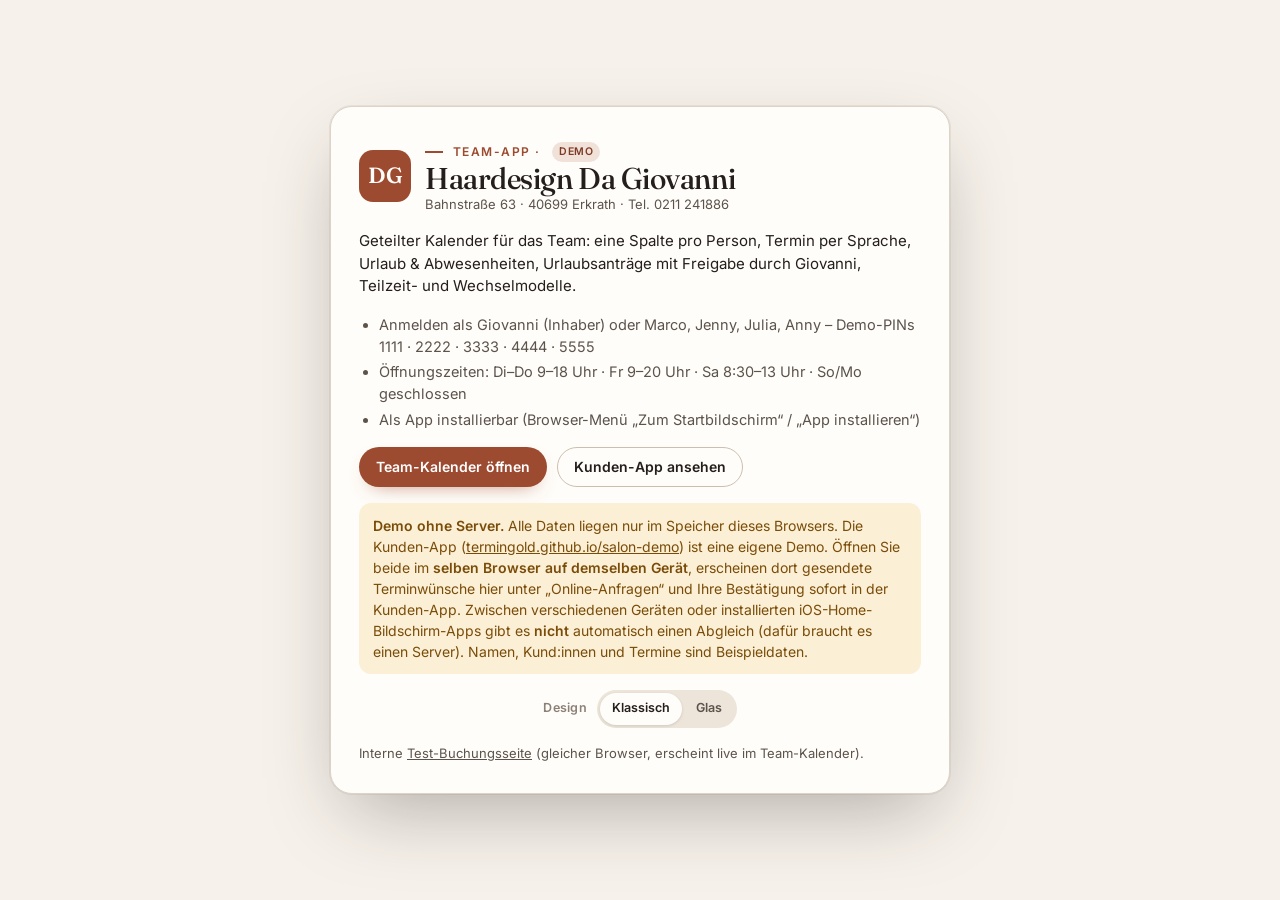
<file: index.html>
<!doctype html><html lang="de"><head><meta charset="utf-8"><meta content="width=device-width,initial-scale=1,viewport-fit=cover" name="viewport"><title>Team-Kalender – Haardesign Da Giovanni (Demo)</title><meta content="Demo: geteilter Team-Kalender für Haardesign Da Giovanni, Erkrath – Termine, Spracheingabe, Urlaub & Abwesenheiten." name="description"><meta content="noindex, nofollow" name="robots"><meta content="#F6F1EA" name="theme-color"><link href="manifest.webmanifest" rel="manifest"><link href="icons/favicon-48.png" rel="icon" sizes="48x48" type="image/png"><link href="icons/apple-touch-icon.png" rel="apple-touch-icon"><link href="css/fonts.css" rel="stylesheet"><link href="css/style.css" rel="stylesheet"><link href="css/theme-glass.css" rel="stylesheet"><script src="js/theme.js" data-key="dg-team-design"></script><style>body.start{min-height:100vh;display:flex;align-items:center;justify-content:center;padding:24px 16px}.start-card{max-width:620px;width:100%;background:var(--surface);border:1px solid var(--line);border-radius:22px;padding:30px 28px;box-shadow:var(--shadow-lg,0 20px 50px -25px rgba(36,31,28,.3));display:flex;flex-direction:column;gap:16px}.start-head{display:flex;align-items:center;gap:14px}.start-mono{width:52px;height:52px;border-radius:14px;background:#9c4a30;color:#fffdf9;display:grid;place-items:center;font-family:var(--font-display);font-size:22px;font-weight:600;flex:none}.start-card h1{font-size:30px;line-height:1.1}.start-card ul{margin:0;padding-left:20px;display:flex;flex-direction:column;gap:4px;font-size:14.5px;color:var(--ink-soft)}.start-actions{display:flex;flex-wrap:wrap;gap:10px}.start-meta{font-size:13px;color:var(--ink-soft);line-height:1.5}</style></head><body class="start"><main class="start-card"><div class="start-head"><div class="start-mono" aria-hidden="true">DG</div><div><span class="eyebrow">Team-App · <span class="demo-badge">Demo</span></span><h1 data-salon-name>Haardesign Da Giovanni</h1><div class="start-meta"><span data-salon-address>Bahnstraße 63 · 40699 Erkrath</span> · Tel. <span data-salon-phone>0211 241886</span></div></div></div><p>Geteilter Kalender für das Team: eine Spalte pro Person, Termin per Sprache, Urlaub &amp; Abwesenheiten, Urlaubsanträge mit Freigabe durch Giovanni, Teilzeit- und Wechselmodelle.</p><ul><li>Anmelden als Giovanni (Inhaber) oder Marco, Jenny, Julia, Anny – Demo-PINs 1111 · 2222 · 3333 · 4444 · 5555</li><li>Öffnungszeiten: Di–Do 9–18 Uhr · Fr 9–20 Uhr · Sa 8:30–13 Uhr · So/Mo geschlossen</li><li>Als App installierbar (Browser-Menü „Zum Startbildschirm“ / „App installieren“)</li></ul><div class="start-actions"><a href="salon.html" class="btn btn-primary">Team-Kalender öffnen</a><a href="https://termingold.github.io/salon-demo/" class="btn btn-ghost" data-customer-app rel="noopener" target="_blank">Kunden-App ansehen</a></div><div class="notice warn"><div><strong>Demo ohne Server.</strong> Alle Daten liegen nur im Speicher dieses Browsers. Die Kunden-App (<a href="https://termingold.github.io/salon-demo/" data-customer-app rel="noopener" target="_blank">termingold.github.io/salon-demo</a>) ist eine eigene Demo. Öffnen Sie beide im <b>selben Browser auf demselben Gerät</b>, erscheinen dort gesendete Terminwünsche hier unter „Online-Anfragen“ und Ihre Bestätigung sofort in der Kunden-App. Zwischen verschiedenen Geräten oder installierten iOS-Home-Bildschirm-Apps gibt es <b>nicht</b> automatisch einen Abgleich (dafür braucht es einen Server). Namen, Kund:innen und Termine sind Beispieldaten.</div></div><div class="design-pick" aria-label="Design der App" role="group"><span class="dp-label">Design</span><span class="dp-seg"><button data-theme-set="klassisch" type="button">Klassisch</button><button data-theme-set="glass" type="button">Glas</button></span></div><p class="start-meta">Interne <a href="buchen.html">Test-Buchungsseite</a> (gleicher Browser, erscheint live im Team-Kalender).</p></main><script src="js/config.js"></script></body></html>
</file>
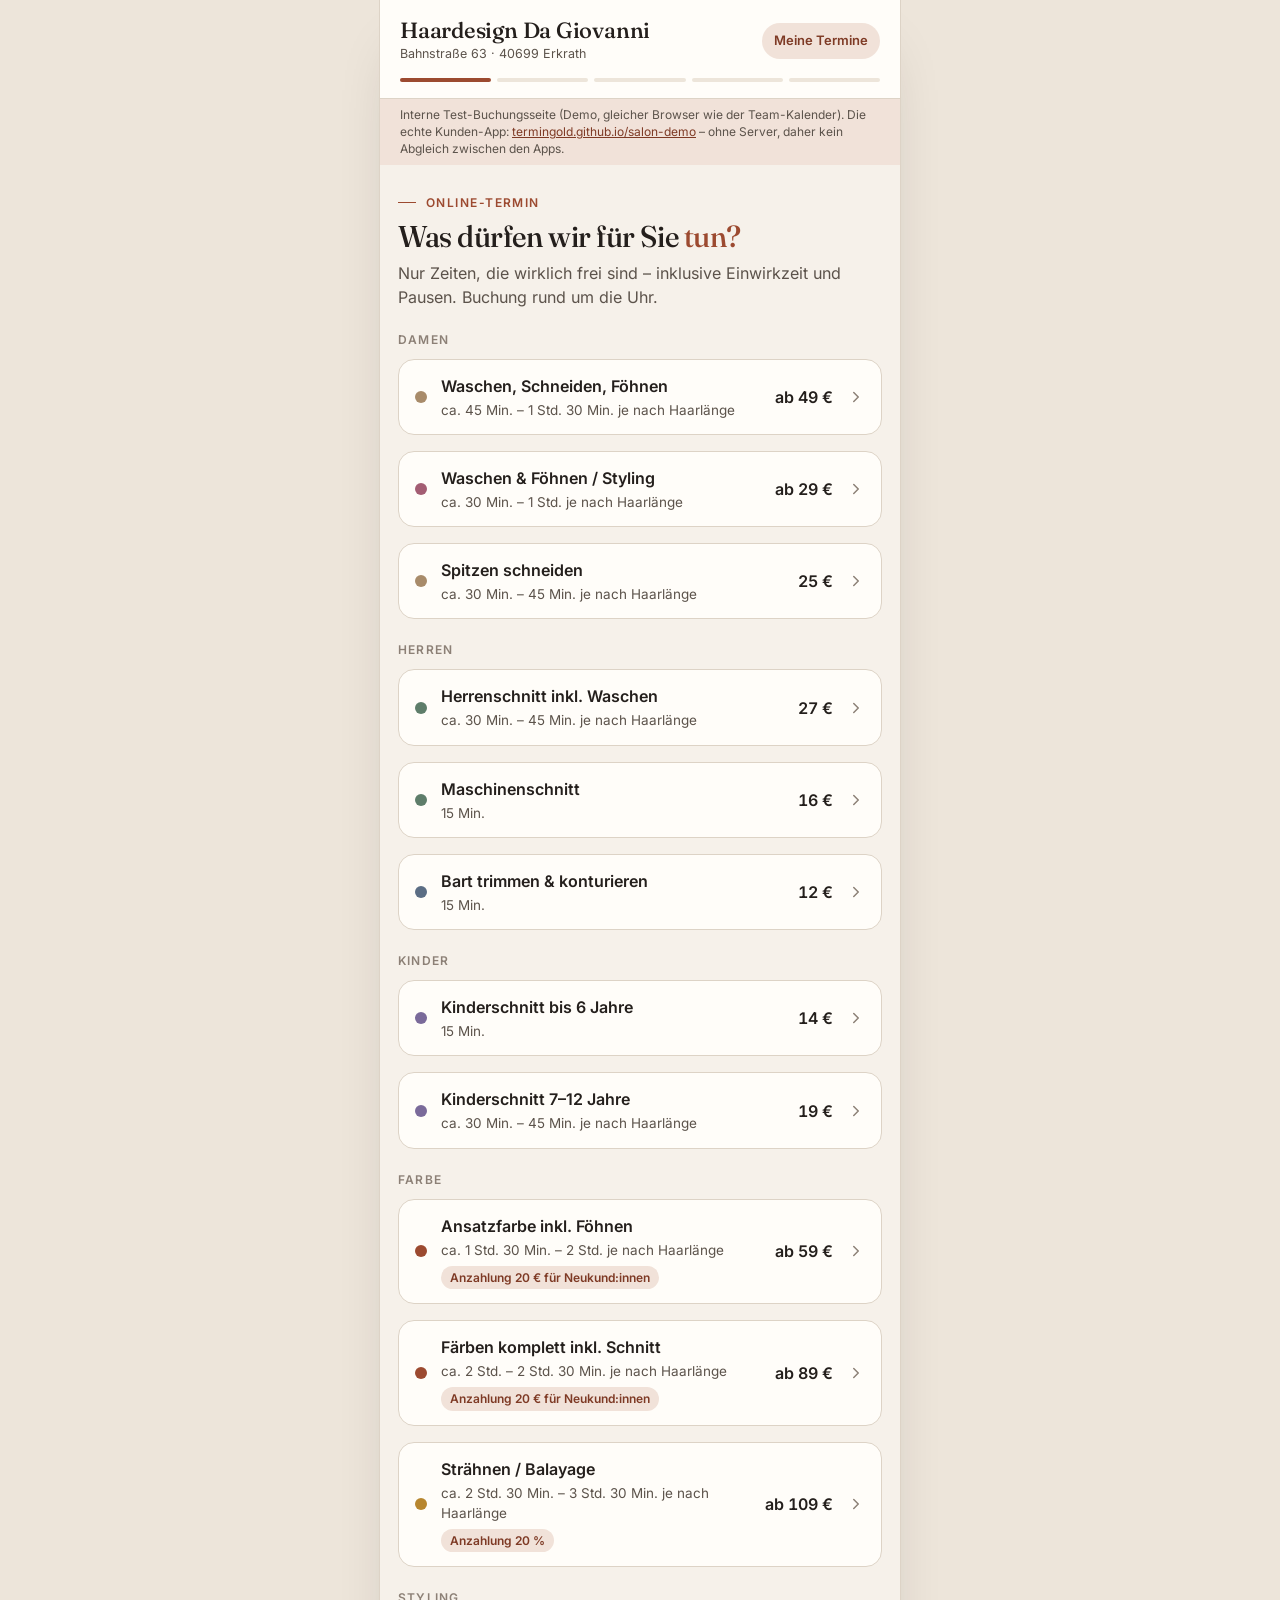
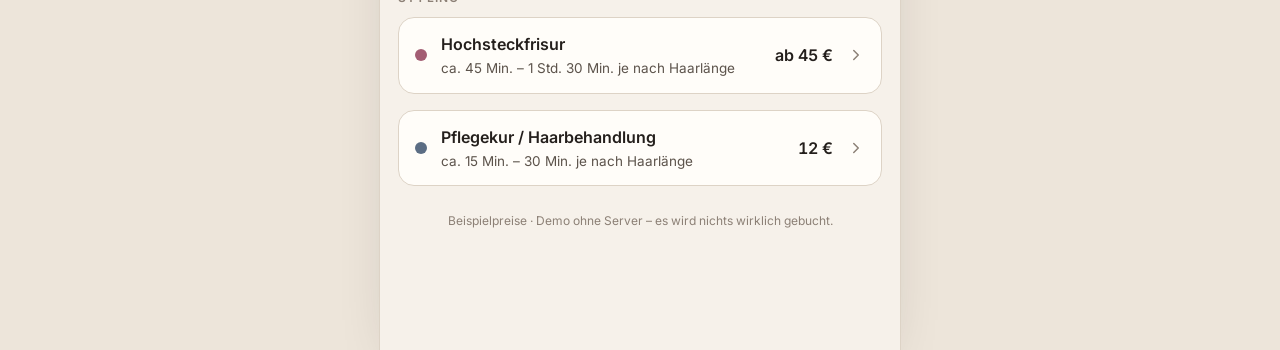
<file: buchen.html>
<!doctype html><html lang="de"><head><meta charset="utf-8"><meta content="width=device-width,initial-scale=1,viewport-fit=cover" name="viewport"><title>Test-Buchung – Haardesign Da Giovanni (Demo)</title><meta content="noindex, nofollow" name="robots"><meta content="#FFFDF9" name="theme-color"><link href="icons/favicon-48.png" rel="icon" sizes="48x48" type="image/png"><link href="css/fonts.css" rel="stylesheet"><link href="css/style.css" rel="stylesheet"><link href="css/buchen.css" rel="stylesheet"><link href="css/theme-glass.css" rel="stylesheet"><script src="js/theme.js" data-key="dg-team-design"></script></head><body class="booking"><div class="b-wrap"><header class="b-head"><div class="b-head-row"><div><div class="b-salon" data-salon-name>Haardesign Da Giovanni</div><div class="b-addr"><span data-salon-address></span></div></div><button class="b-mine" id="btn-mine" type="button">Meine Termine</button></div><div class="steps" id="steps" aria-hidden="true"><span></span><span></span><span></span><span></span><span></span></div></header><p class="b-demo-note">Interne Test-Buchungsseite (Demo, gleicher Browser wie der Team-Kalender). Die echte Kunden-App: <a data-customer-app href="https://termingold.github.io/salon-demo/" rel="noopener" target="_blank">termingold.github.io/salon-demo</a> – ohne Server, daher kein Abgleich zwischen den Apps.</p><main aria-live="polite" class="b-main" id="b-main"></main></div><div class="b-foot" id="b-foot" hidden><div class="b-foot-inner" id="b-foot-inner"></div></div><script src="js/config.js"></script><script src="js/data.js"></script><script src="js/buchen.js"></script></body></html>
</file>
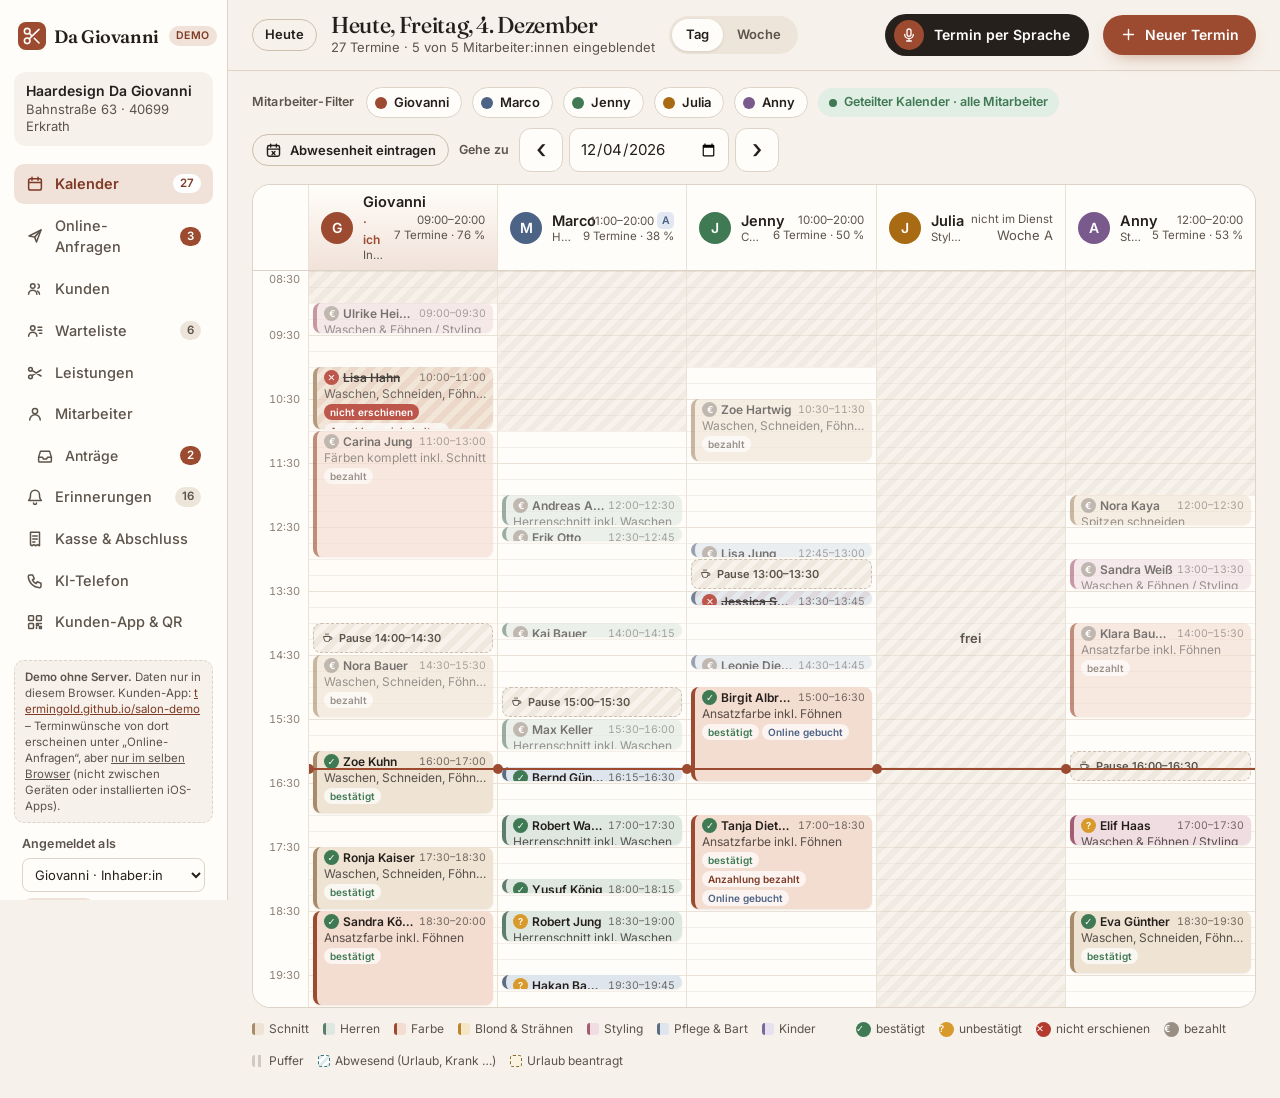
<file: salon.html>
<!doctype html><html lang="de"><head><meta charset="utf-8"><meta content="width=device-width,initial-scale=1" name="viewport"><title>Team-Kalender – Haardesign Da Giovanni (Demo)</title><meta content="noindex, nofollow" name="robots"><meta content="#F6F1EA" name="theme-color"><link href="manifest.webmanifest" rel="manifest"><link href="icons/favicon-48.png" rel="icon" sizes="48x48" type="image/png"><link href="icons/apple-touch-icon.png" rel="apple-touch-icon"><meta content="yes" name="apple-mobile-web-app-capable"><meta content="yes" name="mobile-web-app-capable"><meta content="DG Team" name="apple-mobile-web-app-title"><link href="css/fonts.css" rel="stylesheet"><link href="css/style.css" rel="stylesheet"><link href="css/theme-glass.css" rel="stylesheet"><script src="js/theme.js" data-key="dg-team-design"></script></head><body><svg aria-hidden="true" focusable="false" height="0" style="position:absolute" width="0"><symbol id="logo" viewBox="0 0 32 32"><rect height="32" rx="9" width="32" fill="#9C4A30"/><g fill="none" stroke="#FFFDF9" stroke-linecap="round" stroke-linejoin="round" stroke-width="1.8"><circle cx="10.5" cy="10.5" r="3.2"/><circle cx="10.5" cy="21.5" r="3.2"/><path d="M24 8.5L13 19M18.6 18.6L24 24M13 13l3 3"/></g></symbol></svg><div class="app"><aside class="sidebar no-print"><a href="index.html" title="Zur Startseite" class="brand"><svg aria-hidden="true" class="brand-mark"><use href="#logo"/></svg><span>Da Giovanni</span><em class="demo-badge">Demo</em></a><div class="salon-chip"><b data-salon-name>Haardesign Da Giovanni</b><span class="muted" data-salon-address></span></div><nav aria-label="Bereiche" class="nav" id="nav"></nav><p class="demo-hint" id="demo-hint"><b>Demo ohne Server.</b> <span class="dh-long">Daten nur in diesem Browser. Kunden-App: </span><span class="dh-short">Kunden-App: </span><a href="https://termingold.github.io/salon-demo/" rel="noopener" target="_blank" data-customer-app data-customer-app-text>termingold.github.io/salon-demo</a><span class="dh-long"> – Terminwünsche von dort erscheinen unter „Online-Anfragen“, aber <u>nur im selben Browser</u> (nicht zwischen Geräten oder installierten iOS-Apps).</span><span class="dh-short"> · Abgleich nur im selben Browser</span></p><div class="sidebar-foot"><div class="me-select"><label class="label" for="me">Angemeldet als</label><select id="me"></select></div><a href="buchen.html" rel="noopener" target="_blank"><svg fill="none" stroke="currentColor" stroke-linecap="round" stroke-linejoin="round" stroke-width="2" viewBox="0 0 24 24"><rect height="19" rx="2.5" width="10" x="7" y="2.5"/><path d="M11 18.5h2"/></svg><span>Test-Buchungsseite</span></a> <a href="https://termingold.github.io/salon-demo/" rel="noopener" target="_blank" data-customer-app><svg fill="none" stroke="currentColor" stroke-linecap="round" stroke-linejoin="round" stroke-width="2" viewBox="0 0 24 24"><path d="M14 4h6v6M20 4l-9 9M18 14v5a1 1 0 0 1-1 1H5a1 1 0 0 1-1-1V7a1 1 0 0 1 1-1h5"/></svg><span>Kunden-App öffnen</span></a> <a href="#" id="design-btn" data-theme-open title="Design wählen: Klassisch oder Glas"><svg fill="none" stroke="currentColor" stroke-linecap="round" stroke-linejoin="round" stroke-width="2" viewBox="0 0 24 24"><path d="M12 3a9 9 0 1 0 0 18c1.1 0 1.8-.8 1.8-1.8 0-.5-.2-.9-.5-1.2-.3-.3-.5-.7-.5-1.2 0-1 .8-1.8 1.8-1.8H17a4 4 0 0 0 4-4c0-4.4-4-8-9-8z"/><circle cx="7.5" cy="11" r="1.2"/><circle cx="10.5" cy="7.2" r="1.2"/><circle cx="15" cy="7.8" r="1.2"/></svg><span>Design: <b data-theme-label>Klassisch</b></span></a> <a href="#" id="reset-demo"><svg fill="none" stroke="currentColor" stroke-linecap="round" stroke-linejoin="round" stroke-width="2" viewBox="0 0 24 24"><path d="M4 12a8 8 0 1 0 2.3-5.6"/><path d="M4 4v4.5h4.5"/></svg><span>Demo zurücksetzen</span></a></div></aside><div class="main"><header class="topbar no-print" id="topbar"></header><main id="views"><section class="view" id="view-kalender"></section><section class="view" id="view-anfragen" hidden></section><section class="view" id="view-kunden" hidden></section><section class="view" id="view-warteliste" hidden></section><section class="view" id="view-leistungen" hidden></section><section class="view" id="view-mitarbeiter" hidden></section><section class="view" id="view-antraege" hidden></section><section class="view" id="view-erinnerungen" hidden></section><section class="view" id="view-kasse" hidden></section><section class="view" id="view-kitelefon" hidden></section><section class="view" id="view-qr" hidden></section></main></div></div><div id="modal-root"></div><div class="toasts" aria-live="polite" id="toasts"></div><script src="js/config.js"></script><script src="js/data.js"></script><script src="js/parser.js"></script><script src="js/voice.js"></script><script src="js/ki-agent.js"></script><script src="js/vendor/qrcode.js"></script><script src="js/salon.js"></script></body></html>
</file>
<file: css/fonts.css>
@font-face{font-family:Fraunces;font-style:normal;font-weight:400 600;font-display:swap;src:url(../assets/fonts/fraunces-latin-ext.woff2) format('woff2');unicode-range:U+0100-02BA,U+02BD-02C5,U+02C7-02CC,U+02CE-02D7,U+02DD-02FF,U+0304,U+0308,U+0329,U+1D00-1DBF,U+1E00-1E9F,U+1EF2-1EFF,U+2020,U+20A0-20AB,U+20AD-20C4,U+2113,U+2C60-2C7F,U+A720-A7FF}@font-face{font-family:Fraunces;font-style:normal;font-weight:400 600;font-display:swap;src:url(../assets/fonts/fraunces-latin.woff2) format('woff2');unicode-range:U+0000-00FF,U+0131,U+0152-0153,U+02BB-02BC,U+02C6,U+02DA,U+02DC,U+0304,U+0308,U+0329,U+2000-206F,U+20AC,U+2122,U+2191,U+2193,U+2212,U+2215,U+FEFF,U+FFFD}@font-face{font-family:Inter;font-style:normal;font-weight:400 600;font-display:swap;src:url(../assets/fonts/inter-latin-ext.woff2) format('woff2');unicode-range:U+0100-02BA,U+02BD-02C5,U+02C7-02CC,U+02CE-02D7,U+02DD-02FF,U+0304,U+0308,U+0329,U+1D00-1DBF,U+1E00-1E9F,U+1EF2-1EFF,U+2020,U+20A0-20AB,U+20AD-20C4,U+2113,U+2C60-2C7F,U+A720-A7FF}@font-face{font-family:Inter;font-style:normal;font-weight:400 600;font-display:swap;src:url(../assets/fonts/inter-latin.woff2) format('woff2');unicode-range:U+0000-00FF,U+0131,U+0152-0153,U+02BB-02BC,U+02C6,U+02DA,U+02DC,U+0304,U+0308,U+0329,U+2000-206F,U+20AC,U+2122,U+2191,U+2193,U+2212,U+2215,U+FEFF,U+FFFD}
</file>
<file: css/style.css>
:root{--bg:#F6F1EA;--bg-deep:#EDE5DA;--surface:#FFFDF9;--ink:#241F1C;--ink-soft:#5C534B;--ink-mute:#8C8076;--line:#DDD3C6;--line-soft:#EAE2D7;--accent:#9C4A30;--accent-ink:#7E3A25;--accent-tint:#F1E2D9;--dark:#26201C;--ok:#3F7A55;--ok-tint:#E1EEE4;--warn:#A86A12;--warn-tint:#FBEFD6;--bad:#B23A2E;--bad-tint:#F7DEDA;--info:#4D6385;--info-tint:#E1E8F2;--radius:18px;--radius-sm:12px;--radius-xs:8px;--shadow:0 1px 2px rgba(36,31,28,.04),0 12px 32px -12px rgba(36,31,28,.14);--shadow-lg:0 30px 80px -20px rgba(36,31,28,.35),0 0 0 1px rgba(36,31,28,.06);--font-display:"Fraunces",Georgia,"Times New Roman",serif;--font-body:"Inter",system-ui,-apple-system,"Segoe UI",Roboto,sans-serif;--row:16px;--abs-urlaub:#3F7480;--abs-urlaub-t:#DCEAEC;--abs-krank:#B23A2E;--abs-krank-t:#F7DEDA;--abs-fortbildung:#5F6396;--abs-fortbildung-t:#E3E3F1;--abs-sonstiges:#776B60;--abs-sonstiges-t:#EAE3DA;--pend:#8A6A2E;--pend-t:#FBF3E2}*,::after,::before{box-sizing:border-box}body,html,p{margin:0}body{background:var(--bg);color:var(--ink);font-family:var(--font-body);font-size:15px;line-height:1.5;-webkit-font-smoothing:antialiased}h1,h2,h3,h4{font-family:var(--font-display);font-weight:500;letter-spacing:-.015em;line-height:1.15;margin:0;font-variation-settings:"opsz" 72}a{color:inherit}button,input,select,textarea{font:inherit;color:inherit}:focus-visible{outline:3px solid var(--accent);outline-offset:2px;border-radius:6px}.sr-only{position:absolute;width:1px;height:1px;overflow:hidden;clip:rect(0 0 0 0);white-space:nowrap}.muted{color:var(--ink-soft)}.small{font-size:13px}.tnum{font-variant-numeric:tabular-nums}.eyebrow{display:inline-flex;align-items:center;gap:10px;font-size:12px;font-weight:600;letter-spacing:.12em;text-transform:uppercase;color:var(--accent)}.eyebrow::before{content:"";width:18px;height:1.5px;background:currentColor}.btn{display:inline-flex;align-items:center;justify-content:center;gap:8px;min-height:40px;padding:0 16px;border-radius:999px;border:1.5px solid transparent;font:600 14px/1 var(--font-body);text-decoration:none;white-space:nowrap;cursor:pointer;background:0 0;transition:background-color .15s,color .15s,border-color .15s,transform .15s,box-shadow .15s}.btn svg{width:17px;height:17px;flex:none}.btn-primary{background:var(--accent);color:#fff;box-shadow:0 8px 20px -12px rgba(156,74,48,.8)}.btn-primary:hover{background:var(--accent-ink)}.btn-primary:disabled{background:#c9b5a8;box-shadow:none;cursor:not-allowed}.btn-ghost{border-color:#cdbfae;color:var(--ink);background:0 0}.btn-ghost:hover{border-color:var(--ink);background:rgba(255,253,249,.7)}.btn-dark{background:var(--dark);color:var(--bg)}.btn-dark:hover{background:#000}.btn-soft{background:var(--accent-tint);color:var(--accent-ink)}.btn-soft:hover{background:#ead2c5}.btn-danger{border-color:#e2b3ac;color:var(--bad)}.btn-danger:hover{background:var(--bad-tint)}.btn-ok{background:var(--ok);color:#fff}.btn-sm{min-height:32px;padding:0 12px;font-size:13px}.btn-lg{min-height:50px;padding:0 24px;font-size:16px}.btn-block{width:100%}.icon-btn{width:38px;height:38px;border-radius:12px;border:1px solid var(--line);background:var(--surface);display:inline-grid;place-items:center;cursor:pointer;padding:0}.icon-btn:hover{border-color:#bfb2a3}.icon-btn svg{width:18px;height:18px}.field{display:flex;flex-direction:column;gap:6px;min-width:0;position:relative}.field>label,.label{font-size:12.5px;font-weight:600;color:var(--ink-soft);letter-spacing:.01em}.input,select.input,textarea.input{width:100%;min-height:42px;padding:9px 12px;border-radius:10px;border:1.5px solid var(--line);background:var(--surface);outline:0;transition:border-color .15s,box-shadow .15s}textarea.input{min-height:74px;resize:vertical;line-height:1.45}.input:focus{border-color:var(--accent);box-shadow:0 0 0 3px rgba(156,74,48,.14)}.field .hint{font-size:12px;color:var(--ink-soft)}.field.is-recognized .input{border-color:#9dc2a8;background:#f7fbf7}.field.is-recognized .hint{color:var(--ok)}.field.is-missing .input{border-color:#e3b65e;background:var(--warn-tint)}.field.is-missing>label::after{content:" · nicht erkannt – bitte ergänzen";color:var(--warn);font-weight:600}.field.is-suggested>label::after{content:" · Vorschlag – bitte prüfen";color:var(--warn);font-weight:600}.field.is-suggested .input{border-color:#e3b65e}.grid-2{display:grid;grid-template-columns:1fr 1fr;gap:14px}.grid-3{display:grid;grid-template-columns:1fr 1fr 1fr;gap:14px}.check{display:inline-flex;align-items:center;gap:8px;font-size:14px;cursor:pointer}.check input{width:18px;height:18px;accent-color:var(--accent)}.badge{display:inline-flex;align-items:center;gap:5px;padding:2px 9px;border-radius:999px;font-size:12px;font-weight:600;line-height:1.6;white-space:nowrap;background:var(--bg-deep);color:var(--ink-soft)}.badge.ok{background:var(--ok-tint);color:var(--ok)}.badge.warn{background:var(--warn-tint);color:var(--warn)}.badge.bad{background:var(--bad-tint);color:var(--bad)}.badge.info{background:var(--info-tint);color:var(--info)}.badge.accent{background:var(--accent-tint);color:var(--accent-ink)}.badge.dark{background:var(--dark);color:var(--bg)}.dot{width:10px;height:10px;border-radius:50%;display:inline-block;flex:none}.card{background:var(--surface);border:1px solid var(--line);border-radius:var(--radius)}.card-pad{padding:22px 24px}.notice{display:flex;gap:12px;align-items:flex-start;padding:12px 14px;border-radius:12px;font-size:14px;background:var(--bg-deep)}.notice svg{width:18px;height:18px;flex:none;margin-top:1px}.notice.ok{background:var(--ok-tint);color:#2b5c3d}.notice.warn{background:var(--warn-tint);color:#7a4c08}.notice.bad{background:var(--bad-tint);color:#8e2b21}.notice.info{background:var(--info-tint);color:#34496a}.notice.accent{background:var(--accent-tint);color:var(--accent-ink)}.notice strong{font-weight:600}.toasts{position:fixed;right:20px;bottom:20px;display:flex;flex-direction:column;gap:10px;z-index:200}.toast{background:var(--dark);color:var(--bg);padding:12px 16px;border-radius:12px;box-shadow:var(--shadow-lg);font-size:14px;max-width:380px;animation:.25s toastIn;display:flex;gap:10px;align-items:flex-start}.toast b{color:#f1c7b5;font-weight:600}@keyframes toastIn{from{transform:translateY(10px);opacity:0}to{transform:none;opacity:1}}.modal-backdrop{position:fixed;inset:0;background:rgba(38,32,28,.45);backdrop-filter:blur(2px);display:flex;align-items:flex-start;justify-content:center;padding:40px 20px;overflow-y:auto;z-index:100}.modal{background:var(--surface);border-radius:22px;box-shadow:var(--shadow-lg);width:100%;max-width:720px;animation:.2s modalIn}.modal.wide{max-width:920px}.modal.narrow{max-width:520px}@keyframes modalIn{from{transform:translateY(12px) scale(.99);opacity:0}to{transform:none;opacity:1}}.modal-head{display:flex;align-items:flex-start;justify-content:space-between;gap:16px;padding:22px 26px 6px}.modal-head h2{font-size:26px}.modal-body{padding:14px 26px 22px;display:flex;flex-direction:column;gap:16px}.modal-foot{display:flex;justify-content:flex-end;align-items:center;gap:10px;padding:16px 26px 22px;border-top:1px solid var(--line-soft);flex-wrap:wrap}.modal-foot .spacer{flex:1}.app{display:grid;grid-template-columns:228px minmax(0,1fr);min-height:100vh;min-height:100dvh}.sidebar{background:var(--surface);border-right:1px solid var(--line);padding:18px 14px;display:flex;flex-direction:column;gap:18px;position:sticky;top:0;height:100vh;height:100dvh}.brand{display:inline-flex;align-items:center;gap:10px;text-decoration:none;font-family:var(--font-display);font-size:22px;font-weight:600;letter-spacing:-.02em;padding:4px 8px}.brand-mark{width:28px;height:28px;flex:none}.salon-chip{padding:10px 12px;border-radius:12px;background:var(--bg);font-size:13px;line-height:1.35}.salon-chip b{display:block;font-weight:600;font-size:14px}.nav{display:flex;flex-direction:column;gap:2px}.nav button{display:flex;align-items:center;gap:11px;width:100%;text-align:left;padding:9px 12px;border-radius:10px;border:0;background:0 0;cursor:pointer;font-weight:500;color:var(--ink-soft);font-size:14.5px}.nav button svg{width:18px;height:18px;flex:none}.nav button:hover{background:var(--bg);color:var(--ink)}.nav button.active{background:var(--accent-tint);color:var(--accent-ink);font-weight:600}.nav .count{margin-left:auto;font-size:11.5px;font-weight:600;background:var(--bg-deep);color:var(--ink-soft);padding:1px 7px;border-radius:999px}.nav button.active .count{background:#fff;color:var(--accent-ink)}.sidebar-foot{margin-top:auto;display:flex;flex-direction:column;gap:8px;font-size:13px}.sidebar-foot a{color:var(--ink-soft);text-decoration:none;display:flex;align-items:center;gap:8px;padding:5px 8px;border-radius:8px}.sidebar-foot a:hover{color:var(--ink);background:var(--bg)}.sidebar-foot svg{width:15px;height:15px}.me-select{display:flex;flex-direction:column;gap:4px;padding:0 8px}.me-select select{min-height:34px;padding:4px 8px;border-radius:8px;border:1px solid var(--line);background:var(--surface);font-size:13px}.main{min-width:0;display:flex;flex-direction:column}.topbar{display:flex;align-items:center;gap:14px;padding:12px 24px;border-bottom:1px solid var(--line);background:rgba(246,241,234,.92);backdrop-filter:blur(10px);position:sticky;top:0;z-index:20;min-height:64px;flex-wrap:wrap}.topbar h1{white-space:nowrap}.topbar .sub{font-size:13px;color:var(--ink-soft)}.topbar .grow{flex:1}.seg{display:inline-flex;background:var(--bg-deep);border-radius:999px;padding:3px}.seg button{border:0;background:0 0;padding:6px 14px;border-radius:999px;font-weight:600;font-size:13px;cursor:pointer;color:var(--ink-soft)}.seg button.active{background:var(--surface);color:var(--ink);box-shadow:0 1px 3px rgba(36,31,28,.12)}.daynav{display:inline-flex;align-items:center;gap:6px}.shared-badge{display:inline-flex;align-items:center;gap:7px;font-size:12.5px;font-weight:600;color:var(--ok);background:var(--ok-tint);padding:5px 11px;border-radius:999px;white-space:nowrap}.shared-badge .pulse{width:8px;height:8px;border-radius:50%;background:var(--ok);box-shadow:0 0 0 0 rgba(63,122,85,.5);animation:2s infinite pulse}@keyframes pulse{0%{box-shadow:0 0 0 0 rgba(63,122,85,.45)}70%{box-shadow:0 0 0 7px rgba(63,122,85,0)}100%{box-shadow:0 0 0 0 rgba(63,122,85,0)}}.btn-voice{background:var(--dark);color:#fff;min-height:42px;padding:0 18px 0 8px;gap:10px}.btn-voice .mic{width:30px;height:30px;border-radius:50%;background:var(--accent);display:grid;place-items:center}.btn-voice .mic svg{width:16px;height:16px}.btn-voice:hover{background:#000}.view{padding:16px 24px 28px;min-width:0}.view[hidden]{display:none}.toolbar{display:flex;align-items:center;gap:10px;flex-wrap:wrap;margin-bottom:12px}.toolbar .label{margin-right:2px}.chip{display:inline-flex;align-items:center;gap:7px;padding:5px 12px 5px 8px;border-radius:999px;border:1.5px solid var(--line);background:var(--surface);font-size:13px;font-weight:600;cursor:pointer;user-select:none}.chip.off{opacity:.45;background:0 0}.chip .dot{width:12px;height:12px}.legend{display:flex;gap:14px;flex-wrap:wrap;font-size:12px;color:var(--ink-soft);align-items:center}.legend span{display:inline-flex;align-items:center;gap:5px}.legend i{width:12px;height:12px;border-radius:3px;display:inline-block;border-left:3px solid}.cal{background:var(--surface);border:1px solid var(--line);border-radius:var(--radius);overflow:clip}.cal-head{display:grid;border-bottom:1px solid var(--line);background:var(--surface);position:sticky;top:64px;z-index:5}.cal-head .gutter{border-right:1px solid var(--line-soft)}.col-head{padding:8px 12px;border-right:1px solid var(--line-soft);display:flex;align-items:center;gap:10px;min-width:0}.col-head:last-child{border-right:0}.col-head .avatar{width:32px;height:32px;border-radius:50%;color:#fff;display:grid;place-items:center;font-weight:600;font-size:14px;flex:none}.col-head .who{min-width:0;line-height:1.25}.col-head .who b{display:block;font-size:14.5px;font-weight:600}.col-head .who span{font-size:11.5px;color:var(--ink-soft);white-space:nowrap;overflow:hidden;text-overflow:ellipsis;display:block}.col-head .load{margin-left:auto;font-size:11.5px;color:var(--ink-soft);text-align:right;line-height:1.3;white-space:nowrap}.col-head.me{background:linear-gradient(0deg,var(--accent-tint),var(--surface))}.col-head.me .who b::after{content:" · ich";color:var(--accent);font-weight:600;font-size:12px}.cal-body{display:grid;position:relative}.gutter-times{position:relative;border-right:1px solid var(--line-soft);background:var(--surface)}.gutter-times span{position:absolute;right:8px;font-size:11px;color:var(--ink-mute);transform:translateY(-50%);font-variant-numeric:tabular-nums}.gutter-times span:first-child{transform:none}.col{position:relative;border-right:1px solid var(--line-soft);cursor:copy;background-image:linear-gradient(to bottom,var(--line-soft) 1px,transparent 1px),linear-gradient(to bottom,#f3eee7 1px,transparent 1px);background-size:100% calc(var(--row) * 4),100% var(--row)}.col:last-child{border-right:0}.col.me{background-color:#fffbf6}.offtime{position:absolute;left:0;right:0;background:repeating-linear-gradient(135deg,rgba(221,211,198,.45) 0 6px,rgba(237,229,218,.45) 6px 12px);pointer-events:none}.break{position:absolute;left:4px;right:4px;border-radius:8px;background:repeating-linear-gradient(135deg,#efe8de 0 6px,#f7f2eb 6px 12px);border:1px dashed #cdbfae;font-size:11px;color:var(--ink-soft);padding:2px 8px;display:flex;align-items:center;gap:5px;pointer-events:none;font-weight:600}.closed-day{position:absolute;inset:0;display:grid;place-items:center;color:var(--ink-soft);font-weight:600;font-size:13px}.hover-slot{position:absolute;left:3px;right:3px;height:var(--row);border-radius:6px;background:rgba(156,74,48,.1);border:1px dashed rgba(156,74,48,.5);pointer-events:none;font-size:10.5px;color:var(--accent-ink);padding:0 6px;line-height:calc(var(--row) - 2px);font-weight:600;display:none}.col:hover .hover-slot{display:block}.now-line{position:absolute;left:0;right:0;height:2px;background:var(--accent);z-index:4;pointer-events:none}.now-line::before{content:"";position:absolute;left:-5px;top:-4px;width:10px;height:10px;border-radius:50%;background:var(--accent)}.appt{position:absolute;left:4px;right:4px;border-radius:8px;border-left:4px solid;padding:3px 7px 2px;overflow:hidden;cursor:pointer;z-index:2;box-shadow:0 1px 2px rgba(36,31,28,.08);transition:transform .12s,box-shadow .12s;font-size:12px;line-height:1.28}.appt:hover{transform:translateY(-1px);box-shadow:0 6px 16px -6px rgba(36,31,28,.35);z-index:3}.appt .t{display:flex;align-items:center;gap:4px;min-width:0}.appt .name{font-weight:600;white-space:nowrap;overflow:hidden;text-overflow:ellipsis;min-width:0;flex:1}.appt .time{font-size:10.5px;color:rgba(36,31,28,.62);font-variant-numeric:tabular-nums;flex:none}.appt .svc{color:rgba(36,31,28,.75);white-space:nowrap;overflow:hidden;text-overflow:ellipsis}.appt .badges{display:flex;flex-wrap:wrap;gap:3px;margin-top:3px}.appt .b{font-size:10px;font-weight:600;padding:0 6px;border-radius:999px;line-height:16px;white-space:nowrap;background:rgba(255,255,255,.7)}.appt .b.ok{color:var(--ok)}.appt .b.warn{color:var(--warn)}.appt .b.bad{color:#fff;background:var(--bad)}.appt .b.dep{color:var(--accent-ink)}.appt .b.on{color:var(--info)}.appt .b.done{color:var(--ink-soft)}.appt .ico{flex:none;width:15px;height:15px;border-radius:50%;display:grid;place-items:center;font-size:9.5px;font-weight:700;color:#fff}.appt .ico.ok{background:var(--ok)}.appt .ico.warn{background:#d89a2b}.appt .ico.bad{background:var(--bad)}.appt .ico.done{background:#9a8f84}.appt.noshow{background-image:repeating-linear-gradient(135deg,rgba(178,58,46,.1) 0 6px,transparent 6px 12px)!important;opacity:.85}.appt.noshow .name{text-decoration:line-through}.appt.done{opacity:.62}.appt.flash{animation:1.6s 2 flash}@keyframes flash{0%,100%{box-shadow:0 0 0 0 rgba(156,74,48,0)}50%{box-shadow:0 0 0 4px rgba(156,74,48,.45)}}.appt-buffer{position:absolute;left:8px;right:8px;background:repeating-linear-gradient(90deg,rgba(140,128,118,.25) 0 3px,transparent 3px 6px);border-radius:0 0 6px 6px;pointer-events:none;z-index:1}.cal.week .appt{left:1px;right:1px;padding:2px 4px;font-size:10.5px;border-left-width:3px;border-radius:5px}.cal.week .col-head{padding:8px;cursor:pointer;flex-direction:column;align-items:flex-start;gap:4px}.cal.week .col-head:hover{background:var(--bg)}.cal.week .col-head.today b{color:var(--accent)}.week-lanes{display:grid;height:100%}.week-lane{position:relative;border-right:1px dotted #efe8de}.week-lane:last-child{border-right:0}.lane-dots{display:flex;gap:3px}.table{width:100%;border-collapse:separate;border-spacing:0;background:var(--surface);border:1px solid var(--line);border-radius:var(--radius);overflow:hidden;font-size:14px}.table th{text-align:left;font-size:12px;text-transform:uppercase;letter-spacing:.06em;color:var(--ink-soft);font-weight:600;padding:11px 14px;background:var(--bg);border-bottom:1px solid var(--line)}.table td{padding:11px 14px;border-bottom:1px solid var(--line-soft);vertical-align:middle}.table tr:last-child td{border-bottom:0}.table tr.click{cursor:pointer}.table tr.click:hover td{background:#fbf7f1}.section-title{display:flex;align-items:flex-end;justify-content:space-between;gap:16px;margin:4px 0 16px}.section-title h2{font-size:30px}.section-title p{color:var(--ink-soft);margin-top:4px;max-width:60ch}.split{display:grid;grid-template-columns:320px minmax(0,1fr);gap:20px;align-items:start}.cust-list{display:flex;flex-direction:column;max-height:calc(100vh - 190px);overflow:auto}.cust-item{display:flex;align-items:center;gap:12px;padding:10px 14px;border-bottom:1px solid var(--line-soft);cursor:pointer;background:0 0;border-left:0;border-right:0;border-top:0;text-align:left;width:100%}.cust-item:hover{background:#fbf7f1}.cust-item.active{background:var(--accent-tint)}.cust-item .av{width:34px;height:34px;border-radius:50%;background:var(--bg-deep);display:grid;place-items:center;font-weight:600;font-size:13px;color:var(--ink-soft);flex:none}.cust-item .nm{font-weight:600;font-size:14px}.cust-item .sub{font-size:12px;color:var(--ink-soft)}.cust-card{display:flex;flex-direction:column;gap:18px}.cust-head{display:flex;gap:18px;align-items:center}.cust-head .av{width:64px;height:64px;border-radius:50%;background:var(--accent-tint);color:var(--accent);display:grid;place-items:center;font-family:var(--font-display);font-size:26px;flex:none}.cust-head h2{font-size:32px}.kv{display:grid;grid-template-columns:repeat(4,minmax(0,1fr));gap:12px}.kv div{background:var(--bg);border-radius:12px;padding:10px 14px}.kv b{display:block;font-family:var(--font-display);font-size:22px;font-weight:500}.kv span{font-size:12px;color:var(--ink-soft)}.formula{border:1px solid var(--line);border-radius:14px;overflow:hidden}.formula-head{display:flex;justify-content:space-between;align-items:center;padding:12px 16px;background:var(--bg);border-bottom:1px solid var(--line);gap:10px}.formula-grid{display:grid;grid-template-columns:repeat(3,minmax(0,1fr))}.formula-grid div{padding:10px 16px;border-right:1px solid var(--line-soft);border-bottom:1px solid var(--line-soft)}.formula-grid div:nth-child(3n){border-right:0}.formula-grid dt{font-size:11.5px;text-transform:uppercase;letter-spacing:.06em;color:var(--ink-soft);font-weight:600}.formula-grid dd{margin:2px 0 0;font-weight:500}.formula-grid .wide{grid-column:1/-1;border-right:0}.history{display:flex;flex-direction:column}.history .h-item{display:grid;grid-template-columns:96px 1fr auto;gap:12px;padding:9px 0;border-bottom:1px dashed var(--line);font-size:14px;align-items:center}.history .h-item:last-child{border-bottom:0}details.versions summary{cursor:pointer;font-weight:600;font-size:13.5px;color:var(--accent-ink);padding:10px 16px}details.versions .ver{padding:10px 16px;border-top:1px dashed var(--line);font-size:13.5px}.allergy{border-left:4px solid var(--bad)}.outbox{display:grid;grid-template-columns:repeat(auto-fill,minmax(330px,1fr));gap:14px}.msg-card{background:#efe7dc;border-radius:16px;padding:14px;display:flex;flex-direction:column;gap:8px;border:1px solid var(--line)}.msg-meta{display:flex;justify-content:space-between;align-items:center;font-size:12px;color:var(--ink-soft);gap:6px;flex-wrap:wrap}.bubble{background:var(--surface);border-radius:4px 16px 16px;padding:10px 12px;font-size:13.5px;line-height:1.45;box-shadow:0 1px 1px rgba(36,31,28,.06)}.bubble-title{font-size:11.5px;font-weight:600;color:var(--accent);margin-bottom:2px}.bubble-actions{display:grid;grid-template-columns:1fr 1fr;gap:6px}.bubble-actions button{border:0;border-radius:10px;padding:8px;font-weight:600;font-size:13px;background:var(--surface);cursor:pointer}.bubble-actions .confirm{background:var(--accent);color:#fff}.voice-stage{display:flex;flex-direction:column;align-items:center;gap:12px;padding:8px 0 4px;text-align:center}.mic-big{width:92px;height:92px;border-radius:50%;border:0;background:var(--accent);color:#fff;display:grid;place-items:center;cursor:pointer;box-shadow:0 14px 30px -12px rgba(156,74,48,.8);transition:transform .15s}.mic-big svg{width:38px;height:38px}.mic-big:hover{transform:scale(1.04)}.mic-big.listening{background:var(--bad);animation:1.4s infinite micPulse}.mic-big:disabled{background:#c9b5a8;box-shadow:none;cursor:not-allowed}@keyframes micPulse{0%{box-shadow:0 0 0 0 rgba(178,58,46,.5)}70%{box-shadow:0 0 0 18px rgba(178,58,46,0)}100%{box-shadow:0 0 0 0 rgba(178,58,46,0)}}.transcript{width:100%;min-height:64px;border-radius:14px;background:var(--bg);padding:14px 16px;font-size:18px;font-family:var(--font-display);text-align:left;line-height:1.4}.transcript .interim{color:var(--ink-mute)}.transcript .placeholder{color:var(--ink-mute);font-family:var(--font-body);font-size:14px}.example-chips{display:flex;flex-wrap:wrap;gap:8px}.example-chips button{border:1px solid var(--line);background:var(--bg);border-radius:999px;padding:6px 12px;font-size:13px;cursor:pointer;text-align:left}.example-chips button:hover{border-color:var(--accent);color:var(--accent-ink)}.parsed-banner{border-radius:14px;background:var(--bg);padding:12px 16px;display:flex;flex-direction:column;gap:8px}.parsed-banner q{font-family:var(--font-display);font-size:16.5px;quotes:"„" "“"}.parsed-tags{display:flex;flex-wrap:wrap;gap:6px}.appt-head{display:flex;gap:14px;align-items:stretch}.appt-head .bar{width:6px;border-radius:6px;flex:none}.detail-grid{display:grid;grid-template-columns:repeat(3,minmax(0,1fr));gap:10px}.detail-grid div{background:var(--bg);border-radius:12px;padding:10px 14px}.detail-grid dt{font-size:11.5px;color:var(--ink-soft);font-weight:600;text-transform:uppercase;letter-spacing:.05em}.detail-grid dd{margin:2px 0 0;font-weight:600}.check-box{border-radius:12px;padding:10px 14px;font-size:14px;display:flex;gap:10px;align-items:flex-start}.suggest{display:flex;flex-wrap:wrap;gap:6px;margin-top:6px}.suggest button{border:1px solid #c9dccd;background:#fff;color:var(--ok);border-radius:999px;padding:3px 10px;font-size:12.5px;font-weight:600;cursor:pointer}.cust-suggest{position:absolute;top:100%;left:0;right:0;background:var(--surface);border:1px solid var(--line);border-radius:12px;box-shadow:var(--shadow);z-index:10;margin-top:4px;max-height:240px;overflow:auto}.cust-suggest button{display:flex;justify-content:space-between;width:100%;padding:9px 12px;border:0;background:0 0;cursor:pointer;text-align:left;font-size:14px;gap:10px}.cust-suggest button.hl,.cust-suggest button:hover{background:var(--bg)}.cust-selected{display:flex;align-items:center;gap:10px;padding:8px 10px 8px 12px;border-radius:10px;border:1.5px solid var(--line);background:var(--surface);min-height:42px;flex-wrap:wrap}.wl-row{display:flex;align-items:center;gap:12px;padding:10px 12px;border-radius:12px;background:var(--bg)}.wl-row .grow{flex:1;min-width:0}.stat-grid{display:grid;grid-template-columns:repeat(4,minmax(0,1fr));gap:14px}.stat{background:var(--surface);border:1px solid var(--line);border-radius:16px;padding:16px 18px}.stat b{display:block;font-family:var(--font-display);font-size:30px;font-weight:500}.stat span{font-size:13px;color:var(--ink-soft)}.staff-grid{display:grid;grid-template-columns:repeat(auto-fill,minmax(280px,1fr));gap:16px}.hours-table{width:100%;font-size:13.5px;border-collapse:collapse}.hours-table td{padding:3px 0}.qr-wrap{display:grid;grid-template-columns:minmax(0,1.2fr) minmax(0,1fr);gap:20px;align-items:start}.qr-poster{background:var(--bg);border-radius:18px;padding:28px;text-align:center;display:flex;flex-direction:column;align-items:center;gap:14px;border:1px solid var(--line)}.qr-poster .qr-canvas,.qr-poster img{width:260px;height:260px;background:#fff;padding:14px;border-radius:16px;border:1px solid var(--line)}.qr-poster h3{font-size:28px}.code{font-family:ui-monospace,SFMono-Regular,Menlo,monospace;font-size:12.5px;background:var(--bg-deep);padding:2px 6px;border-radius:6px}pre.code{padding:10px 12px;white-space:pre-wrap;display:block}@media (max-width:1100px){.app{grid-template-columns:72px minmax(0,1fr)}.me-select,.nav button span:not(.count),.salon-chip,.sidebar .brand span,.sidebar-foot a span{display:none}.qr-wrap,.split{grid-template-columns:1fr}}@media print{body *{visibility:hidden}.print-area,.print-area *{visibility:visible}.print-area{position:absolute;left:0;top:0;width:100%;border:0!important}.no-print{display:none!important}}.ico-l{width:15px;height:15px;border-radius:50%;display:inline-grid;place-items:center;font-size:9.5px;font-weight:700;color:#fff}.ico-l.ok{background:var(--ok)}.ico-l.warn{background:#d89a2b}.ico-l.bad{background:var(--bad)}.ico-l.done{background:#9a8f84}.topbar{flex-wrap:nowrap}.topbar h1{font-size:23px}.t-urlaub{--c:var(--abs-urlaub);--ct:var(--abs-urlaub-t)}.t-krank{--c:var(--abs-krank);--ct:var(--abs-krank-t)}.t-fortbildung{--c:var(--abs-fortbildung);--ct:var(--abs-fortbildung-t)}.t-sonstiges{--c:var(--abs-sonstiges);--ct:var(--abs-sonstiges-t)}.absence{position:absolute;left:3px;right:3px;border-radius:8px;border:1.5px dashed var(--c);color:var(--c);z-index:1;cursor:pointer;overflow:hidden;background:repeating-linear-gradient(135deg,color-mix(in srgb,var(--ct) 92%,transparent) 0 7px,rgba(255,253,249,.55) 7px 14px);display:flex;flex-direction:column;align-items:center;justify-content:flex-start;padding:14px 8px;gap:2px;text-align:center}.absence:hover{border-style:solid}.absence .abs-label{display:inline-flex;align-items:center;gap:6px;font-weight:700;font-size:13px;background:var(--surface);padding:3px 10px;border-radius:999px;box-shadow:0 1px 3px rgba(36,31,28,.12)}.absence .abs-label svg{width:14px;height:14px}.absence .abs-sub{font-size:11.5px;font-weight:600;color:var(--ink-soft);background:rgba(255,253,249,.8);padding:1px 8px;border-radius:999px}.absence.compact{left:1px;right:1px;border-radius:5px;padding:8px 0;border-width:1px}.absence.compact .abs-label{font-size:9.5px;padding:1px 3px;box-shadow:none;writing-mode:vertical-rl;transform:rotate(180deg);background:rgba(255,253,249,.85)}.abs-badge{display:inline-flex!important;align-items:center;gap:4px;font-size:11px!important;font-weight:700;color:var(--c)!important;background:var(--ct);padding:1px 8px 1px 6px;border-radius:999px;white-space:nowrap;max-width:100%;overflow:hidden;text-overflow:ellipsis}.abs-badge svg{width:12px;height:12px;flex:none}.col-head{position:relative}.col-head.has-abs{background:linear-gradient(0deg,rgba(234,227,218,.55),var(--surface))}.col-abs-btn{flex:none;width:26px;height:26px;border-radius:8px;border:1px solid transparent;background:0 0;color:var(--ink-mute);display:grid;place-items:center;cursor:pointer;padding:0;margin-left:-4px}.col-abs-btn svg{width:15px;height:15px}.col-abs-btn:hover,.col-head:hover .col-abs-btn{border-color:var(--line);background:var(--surface);color:var(--accent)}.lane-dots .dot.abs{box-sizing:border-box;border:2px solid}.week-abs{display:inline-flex;align-items:center;gap:4px;font-size:10.5px;font-weight:600;color:var(--abs-urlaub);white-space:nowrap;overflow:hidden;text-overflow:ellipsis;max-width:100%}.week-abs svg{width:11px;height:11px;flex:none}.legend .abs-legend{background:repeating-linear-gradient(135deg,var(--abs-urlaub-t) 0 3px,#fff 3px 6px)!important;border:1px dashed var(--abs-urlaub)!important}.icon-btn.sm{width:30px;height:30px;border-radius:9px}.icon-btn.sm svg{width:15px;height:15px}.seg-wrap{flex-wrap:wrap;border-radius:14px}.abs-ov-head{display:flex;align-items:baseline;gap:12px;flex-wrap:wrap;margin-bottom:14px}.abs-key{display:inline-flex;align-items:center;gap:6px;font-size:12px;color:var(--ink-soft);font-weight:600}.abs-key i{width:14px;height:14px;border-radius:4px;background:var(--ct);border:1.5px solid var(--c)}.abs-strip{display:flex;flex-direction:column;gap:4px;overflow-x:auto;padding-bottom:2px}.strip-row{display:grid;grid-template-columns:110px repeat(42,minmax(18px,1fr));gap:2px;align-items:center}.strip-name{display:flex;align-items:center;gap:8px;font-weight:600;font-size:13.5px}.strip-day{font-size:10.5px;text-align:center;color:var(--ink-soft);line-height:1.15;font-variant-numeric:tabular-nums}.strip-day i{display:block;font-style:normal;font-size:9.5px;color:var(--ink-mute)}.strip-day.sun{color:var(--ink-mute)}.strip-day.today{color:var(--accent);font-weight:700}.strip-cell.wk,.strip-day.wk{margin-left:4px}.strip-cell{height:24px;border-radius:5px;border:0;background:var(--bg-deep);cursor:pointer;padding:0}.strip-cell:hover{outline:2px solid var(--accent);outline-offset:1px}.strip-cell.off{background:repeating-linear-gradient(135deg,#efe8de 0 3px,#f8f4ee 3px 6px)}.strip-cell.today{box-shadow:inset 0 0 0 2px var(--accent)}.strip-cell[class*=t-]{background:var(--c)}.strip-cell.off[class*=t-]{background:repeating-linear-gradient(135deg,var(--c) 0 3px,var(--ct) 3px 6px);opacity:.7}.strip-cell.part[class*=t-]{background:linear-gradient(180deg,var(--bg-deep) 0 45%,var(--c) 45%)}.abs-row{display:flex;align-items:center;gap:10px;padding:8px 10px;border-radius:10px;background:var(--bg);margin-top:6px;flex-wrap:wrap}.abs-row .abs-who{min-width:56px}.abs-type{font-size:11.5px;font-weight:700;color:var(--c);background:var(--ct);padding:2px 9px;border-radius:999px;white-space:nowrap}.abs-when{flex:1;min-width:140px;font-size:13.5px}.abs-when .muted{font-size:12.5px}.abs-note{display:block}.abs-actions{display:inline-flex;gap:4px;margin-left:auto}button.abs-conf{border:0;cursor:pointer}.abs-section{margin-top:14px;padding-top:12px;border-top:1px solid var(--line-soft)}.abs-section-head{display:flex;align-items:center;justify-content:space-between;gap:8px}.abs-section .abs-when{min-width:110px}.conf-list{margin:8px 0 0;padding-left:18px;display:flex;flex-direction:column;gap:3px;font-size:13.5px}.conf-row{flex-wrap:wrap}.conf-row.resolved{opacity:.75}.conf-actions{display:flex;gap:6px;flex-wrap:wrap;align-items:center;justify-content:flex-end}#absence-form .chip{padding:5px 12px}.cal.day .col-abs-btn{position:absolute;top:4px;right:4px;opacity:0;transition:opacity .15s;background:var(--surface);border-color:var(--line);margin:0}.cal.day .col-abs-btn:focus-visible,.cal.day .col-head:hover .col-abs-btn{opacity:1}.cal.day .col-head .who{flex:1 1 auto}.abs-section .abs-when .muted{display:block}.abs-section .abs-row{padding:7px 8px;gap:8px;align-items:flex-start}.abs-section .abs-actions{align-self:center}.btn.locked,.btn.locked:hover{opacity:.62;cursor:not-allowed;background:var(--bg);color:var(--ink-mute);border-color:var(--line);box-shadow:none}.btn.locked svg{width:14px;height:14px}.icon-btn.locked{opacity:.55;cursor:not-allowed}.lock-note{display:inline-flex;align-items:center;gap:6px;font-size:12.5px;font-weight:600;color:var(--ink-mute);background:var(--bg);border:1px dashed var(--line);padding:3px 10px 3px 8px;border-radius:999px;margin-top:6px}.lock-note svg{width:13px;height:13px;flex:none}.nav-lock{display:inline-flex;margin-left:6px;color:var(--ink-mute)}.nav-lock svg{width:13px!important;height:13px!important}.nav button .nav-lock+.count,.nav button .nav-lock:last-child{margin-left:auto}.nav .count.hot,.nav button.active .count.hot{background:var(--accent);color:#fff}.nav button.sub{padding-left:22px;font-size:14px}#me-role{display:flex;align-items:center;gap:6px;flex-wrap:wrap;margin-top:2px}.role-badge{display:inline-flex;align-items:center;font-family:var(--font-body);font-size:11px;font-weight:700;letter-spacing:.02em;padding:2px 8px;border-radius:999px;white-space:nowrap;vertical-align:middle}.role-badge.r-inhaber{background:var(--accent-tint);color:var(--accent-ink)}.role-badge.r-leitung{background:var(--info-tint);color:var(--info)}.role-badge.r-mitarbeiter{background:var(--bg-deep);color:var(--ink-soft)}.pin-input{font-size:22px;letter-spacing:.4em;text-align:center;max-width:180px}.pin-input.pin-bad{border-color:var(--bad);background:var(--bad-tint)}.leave-pending{position:absolute;left:6px;right:6px;border-radius:8px;border:1.5px dashed var(--pend);background:repeating-linear-gradient(135deg,rgba(251,243,226,.55) 0 6px,rgba(255,253,249,.15) 6px 12px);pointer-events:none;z-index:0;display:flex;justify-content:center;padding-top:6px}.leave-pending .pend-label{align-self:flex-start;font-size:11.5px;font-weight:700;color:var(--pend);background:var(--surface);border:1px dashed var(--pend);padding:1px 9px;border-radius:999px;white-space:nowrap}.leave-pending.compact{left:1px;right:1px;border-width:1px;padding-top:4px}.leave-pending.compact .pend-label{font-size:9px;padding:0 3px;writing-mode:vertical-rl;transform:rotate(180deg)}.pend-badge{display:inline-flex!important;align-items:center;font-size:11px!important;font-weight:700;color:var(--pend)!important;background:var(--pend-t);border:1px dashed var(--pend);padding:0 8px;border-radius:999px;white-space:nowrap}.legend .pend-legend{background:var(--pend-t)!important;border:1px dashed var(--pend)!important}.wk-tag{display:inline-grid;place-items:center;min-width:17px;height:17px;padding:0 4px;border-radius:5px;background:var(--info-tint);color:var(--info);font-size:10.5px;font-weight:700;font-style:normal;vertical-align:1px}.abs-key i.pend{background:var(--pend-t);border:1.5px dashed var(--pend)}.strip-cell.pend{background:repeating-linear-gradient(135deg,var(--pend-t) 0 3px,#fff 3px 6px);box-shadow:inset 0 0 0 1.5px var(--pend)}.strip-cell.off.pend{box-shadow:none}.abs-row.is-pending{background:var(--surface);border:1.5px dashed var(--pend)}.abs-type.pend{color:var(--pend);background:var(--pend-t)}.abs-row button.badge{border:0;cursor:pointer;margin-left:auto}.card.is-me{box-shadow:var(--shadow),inset 0 0 0 2px var(--accent-tint)}.sched-sum{font-weight:600;font-size:14px;color:var(--ink)}.sched-sum.big{font-family:var(--font-display);font-size:20px;font-weight:600}.sched-pv{display:flex;flex-direction:column;gap:3px;font-size:11px}.pv-row{display:grid;grid-template-columns:58px repeat(5,1fr);gap:3px;align-items:center}.pv-head span{text-align:center;color:var(--ink-mute);font-weight:600}.pv-wk{color:var(--ink-soft);font-weight:600;white-space:nowrap;font-variant-numeric:tabular-nums}.pv-cell{text-align:center;padding:3px 0;border-radius:5px;background:repeating-linear-gradient(135deg,#efe8de 0 3px,#f8f4ee 3px 6px);color:var(--ink-mute);font-variant-numeric:tabular-nums;white-space:nowrap;overflow:hidden}.pv-cell.on{background:var(--ok-tint);color:var(--ok);font-weight:600}.pv-cell.on.abs{background:var(--ct);color:var(--c)}.pv-cell.on.pend{background:var(--pend-t);color:var(--pend);box-shadow:inset 0 0 0 1px var(--pend)}.pv-cell.today{box-shadow:inset 0 0 0 2px var(--accent)}.pv-cell.past{opacity:.55}.my-hours{border:1.5px solid var(--accent-tint)}.my-hours-head{display:flex;justify-content:space-between;align-items:flex-start;gap:16px;flex-wrap:wrap;margin-bottom:12px}.my-hours-actions{display:flex;gap:8px;flex-wrap:wrap}.sched-table{border-collapse:separate;border-spacing:4px;font-size:13px;margin-left:-4px}.sched-table th{text-align:left;font-size:12px;color:var(--ink-mute);font-weight:600;padding:0 6px;white-space:nowrap}.sched-table td{background:var(--bg);border-radius:8px;padding:6px 10px;min-width:92px;vertical-align:top}.sched-brk{display:block;font-size:11px;color:var(--ink-mute)}.sf-profile.ro .input:disabled{background:var(--bg);color:var(--ink-soft)}.sf-sched{margin-top:10px;padding-top:16px;border-top:1px solid var(--line-soft)}.sf-sched-head{display:flex;align-items:baseline;gap:12px;flex-wrap:wrap;margin-bottom:12px}.sch-hists{display:flex;gap:6px;flex-wrap:wrap}.sch-hist{font-size:11.5px;font-weight:600;padding:2px 9px;border-radius:999px;background:var(--bg);color:var(--ink-mute)}.sch-hist.current{background:var(--ok-tint);color:var(--ok)}.sch-hist.future{background:var(--info-tint);color:var(--info)}.sch-grid{display:grid;grid-template-columns:170px 1fr 170px;gap:14px;align-items:start}.sch-tabs{display:flex;gap:6px;flex-wrap:wrap;align-items:center;margin:4px 0 8px}.sch-tabs:empty{display:none}.sch-tabs button[data-week-tab]{border:1.5px solid var(--line);background:var(--surface);border-radius:10px;padding:6px 14px;font-weight:700;cursor:pointer;display:inline-flex;flex-direction:column;align-items:flex-start;line-height:1.2}.sch-tabs button[data-week-tab] small{font-weight:500;color:var(--ink-mute);font-size:11px}.sch-tabs button[data-week-tab].active{border-color:var(--accent);background:var(--accent-tint);color:var(--accent-ink)}.sch-days td{padding:4px 0}.sch-days tr.off .sch-brk,.sch-days tr.off .sch-times{opacity:.4}.sch-days .input[type=time]{min-height:34px;padding:4px 8px;width:100px}.sch-brk{white-space:nowrap}.sch-live{display:grid;grid-template-columns:1fr 1.3fr;gap:18px;margin-top:14px;padding:14px;border-radius:12px;background:var(--bg)}@media (max-width:760px){.sch-grid,.sch-live{grid-template-columns:1fr}.sch-brk{white-space:normal}}.req-layout{display:grid;grid-template-columns:minmax(0,1fr) 340px;gap:18px;align-items:start}@media (max-width:1100px){.req-layout{grid-template-columns:1fr}}.req-h{font-size:22px;margin:0 0 12px;display:flex;align-items:center;gap:8px}.req-h .count{font-family:var(--font-body);font-size:12px;font-weight:700;padding:1px 8px;border-radius:999px;background:var(--accent);color:#fff}.req-card{margin-bottom:12px}.req-card.st-beantragt{border-left:4px dashed var(--pend)}.req-card.st-genehmigt{border-left:4px solid var(--ok)}.req-card.st-abgelehnt{border-left:4px solid var(--bad)}.req-card.st-zurueckgezogen{opacity:.7}.req-top{display:flex;align-items:center;gap:10px;flex-wrap:wrap}.req-who{font-size:16px}.req-range{font-size:15px}.req-overlap{display:grid;grid-template-columns:minmax(0,1fr) 170px minmax(0,1.3fr);gap:10px;margin-top:12px}.ov-block.wide{grid-column:auto}@media (max-width:1250px){.req-overlap{grid-template-columns:1fr 170px}.ov-block.wide{grid-column:1/-1}}.ov-block{background:var(--bg);border-radius:10px;padding:10px 12px}.ov-block .label{display:block;margin-bottom:6px}.ov-list{list-style:none;margin:0;padding:0;display:flex;flex-direction:column;gap:4px;font-size:13px}.ov-list li{display:flex;align-items:center;gap:6px;flex-wrap:wrap}.ov-num{font-family:var(--font-display);font-size:28px;font-weight:600;margin:0;line-height:1}.ov-num.warn{color:var(--warn)}.staffing-row{display:flex;gap:6px;flex-wrap:wrap}.staffing{display:inline-flex;flex-direction:column;font-size:11.5px;padding:4px 9px;border-radius:8px;line-height:1.3}.staffing b{font-size:11px}.staffing.ok{background:var(--ok-tint);color:var(--ok)}.staffing.warn{background:var(--warn-tint);color:var(--warn)}.staffing.bad{background:var(--bad-tint);color:var(--bad)}.req-actions{display:flex;gap:8px;align-items:center;flex-wrap:wrap;margin-top:12px}.decline-wrap{display:inline-flex;gap:8px;align-items:center;flex-wrap:wrap}.decline-wrap[hidden]{display:none}.notif{display:grid;grid-template-columns:auto 1fr;gap:2px 8px;padding:8px 10px;border-radius:10px;margin-top:6px;background:var(--bg);font-size:13px}.notif .small{grid-column:2}.notif.unread{background:var(--accent-tint)}.notif-kind{font-size:11px;font-weight:700;padding:1px 8px;border-radius:999px;background:var(--surface);color:var(--ink-soft);align-self:start;white-space:nowrap}.notif-kind.k-genehmigt{color:var(--ok)}.notif-kind.k-abgelehnt,.notif-kind.k-krankmeldung{color:var(--bad)}.notif-kind.k-antrag{color:var(--pend)}tr.ro{cursor:default}.sf-profile{display:grid;grid-template-columns:1.1fr 1.3fr 1.1fr 90px 70px;gap:12px}.sf-profile .field{margin-bottom:0}.sf-hint{margin:6px 0 0;font-size:12px}.sch-grid{grid-template-columns:160px 1fr 160px}.sch-body{display:grid;grid-template-columns:minmax(0,1fr) 330px;gap:18px;align-items:start}.sch-body .sch-live{display:flex;flex-direction:column;margin-top:0}.sch-live .label{display:block;margin-bottom:4px}.sch-days tr.off .sch-brk,.sch-days tr.off .sch-times .input{visibility:hidden}.sch-days tr.off .sch-times::before{content:"frei";color:var(--ink-mute);font-size:13px;position:absolute;padding:8px 4px}.sch-days .sch-times{position:relative;white-space:nowrap}.sch-days tr.nobrk .brk-dash,.sch-days tr.nobrk [data-brk-end],.sch-days tr.nobrk [data-brk-start]{visibility:hidden}@media (max-width:860px){.sf-profile{grid-template-columns:1fr 1fr}.sch-body{grid-template-columns:1fr}}.sch-days tr.off .t-dash{visibility:hidden}.staffing i{font-style:normal;font-size:10.5px;opacity:.85}.demo-badge{font-style:normal;font-family:var(--font-body);font-size:10.5px;font-weight:600;letter-spacing:.04em;text-transform:uppercase;color:var(--accent-ink);background:var(--accent-tint);border-radius:999px;padding:2px 7px;margin-left:2px}.sidebar{overflow-y:auto}.sidebar .brand{white-space:nowrap;font-size:18px;gap:8px;padding:4px}.demo-hint{font-size:11.5px;line-height:1.4;color:var(--ink-soft);background:var(--bg);border:1px dashed var(--line);border-radius:10px;padding:8px 10px;margin:auto 0 -6px}.demo-hint+.sidebar-foot{margin-top:0}.dh-short{display:none}.demo-hint a{display:inline!important;padding:0!important;color:var(--accent-ink)!important;text-decoration:underline!important;word-break:break-all}.b-demo-note{font-size:12px;line-height:1.4;color:var(--ink-soft);background:var(--accent-tint);padding:8px 20px;margin:0}.b-demo-note a{color:var(--accent-ink)}@media (max-width:1100px){.demo-hint,.sidebar .demo-badge{display:none}}@media (max-width:700px){.app{grid-template-columns:minmax(0,1fr)}.sidebar{position:relative;top:auto;z-index:40;height:auto;overflow:visible;flex-direction:row;flex-wrap:wrap;align-items:center;gap:6px 8px;padding:8px 10px;border-right:0;border-bottom:1px solid var(--line)}.sidebar .brand{padding:2px 4px}.sidebar .brand span{display:inline;font-size:18px}.sidebar .demo-badge{display:inline}.nav{flex-direction:row;order:5;flex:1 1 100%;overflow-x:auto;gap:4px;scrollbar-width:none}.nav button{width:auto;flex:none;padding:7px 10px}.sidebar-foot{margin:0 0 0 auto;flex-direction:row;align-items:center;gap:2px}.sidebar-foot a{padding:6px}.sidebar-foot .me-select{display:block}#me-role,.sidebar-foot .me-select .label{display:none}.sidebar-foot .me-select select{max-width:120px;min-height:34px;padding:4px 8px;font-size:13px}.demo-hint{display:block;order:6;flex:1 1 100%;margin:0;padding:4px 8px;font-size:11px}.dh-long{display:none}.dh-short{display:inline}.sidebar-foot{order:2}.nav .count{display:none}.topbar h1{font-size:21px}.cal.day .col-head{flex-direction:column;align-items:flex-start;gap:2px;padding:6px 8px}.cal.day .col-head .avatar{width:22px;height:22px;font-size:11px}.cal.day .col-head .load{margin-left:0;text-align:left}.main{min-width:0}.topbar{position:static!important;flex-wrap:wrap;gap:8px;padding:10px 12px!important}#views>.view{padding-left:12px!important;padding-right:12px!important}.cal.day .cal-body,.cal.day .cal-head{min-width:820px}.cal.day .col-head .who{width:100%;overflow:hidden}.toolbar>.label{display:none}.section-title{flex-wrap:wrap;gap:10px}.section-title>div:first-child{flex:1 1 100%}.section-title>:not(:first-child){flex-wrap:wrap}.cal.week .cal-body,.cal.week .cal-head{min-width:760px}.modal-backdrop{padding:10px 6px}.modal-head{padding:16px 16px 4px}.modal-body{padding:10px 16px 16px}.modal-foot{padding:12px 16px 16px}}.cal-head-wrap{position:sticky;top:var(--sticky-top,64px);z-index:6;background:var(--surface);border-bottom:1px solid var(--line);border-radius:var(--radius) var(--radius) 0 0;overflow-x:auto;overflow-y:hidden;scrollbar-width:none;overscroll-behavior-x:contain}.cal-head-wrap::-webkit-scrollbar{display:none}.cal-head-wrap>.cal-head{position:static;top:auto;border-bottom:0}.cal-scroll{overflow-x:auto;overflow-y:hidden;overscroll-behavior-x:contain;touch-action:pan-x pan-y;border-radius:0 0 var(--radius) var(--radius)}.cal-scroll>.cal-body{overflow:visible}.cal-head .gutter{position:sticky;left:0;z-index:3;background:var(--surface)}.cal-scroll .gutter-times{position:sticky;left:0;z-index:5}@media (max-width:700px){.cal{overflow:visible}.cal.day .cal-body,.cal.day .cal-head{min-width:820px}.cal.week .cal-body,.cal.week .cal-head{min-width:760px}}.datejump{display:inline-flex;flex-wrap:nowrap;align-items:center;gap:8px;min-width:0}.datejump>.label{white-space:nowrap;flex:none}.datebar{display:inline-flex;flex-direction:row;flex-wrap:nowrap;align-items:center;gap:6px;min-width:0}.datebar>.icon-btn.date-step{flex:0 0 44px;width:44px;height:44px;min-width:44px;margin:0;font-size:26px;line-height:1;font-weight:500;color:var(--ink);padding:0 0 3px}.datebar>.icon-btn.date-step:hover{background:var(--bg)}.datebar>.icon-btn.date-step:focus-visible{outline:2px solid var(--accent);outline-offset:2px}.datebar>input[type=date].input{display:block;flex:0 0 160px;width:160px;min-width:0;max-width:100%;min-height:44px;height:44px;margin:0;padding:6px 10px;line-height:1.2}.datebar>input[type=date]::-webkit-date-and-time-value{text-align:left}@supports (-webkit-touch-callout:none){.datebar>input[type=date].input{-webkit-appearance:none;appearance:none;line-height:30px;padding-top:6px;padding-bottom:6px}}@media (max-width:700px){.toolbar>.datejump{display:flex;flex:1 1 100%;width:100%}.datejump .datebar{display:flex;flex:1 1 auto;width:100%}.datebar>input[type=date].input{flex:1 1 0;width:100%}}@media (max-width:420px){.datejump>.label{display:none}}.mode-card{margin:0 0 18px}.mode-opts{display:grid;grid-template-columns:1fr 1fr;gap:10px}.mode-opt{text-align:left;display:flex;flex-direction:column;gap:4px;padding:12px 14px;border-radius:12px;border:1.5px solid var(--line);background:var(--surface);color:var(--ink);cursor:pointer;font:inherit}.mode-opt b{font-size:15px}.mode-opt span{font-size:13px;color:var(--ink-soft);line-height:1.4}.mode-opt.sel{border-color:var(--accent);background:var(--accent-tint);box-shadow:inset 0 0 0 1px var(--accent)}.mode-opt.sel b::before{content:"✓ ";color:var(--accent)}.mode-opt:disabled{opacity:.78}#view-leistungen .mode-card{margin-top:18px}.oreq-sub{font-size:20px;margin:22px 0 10px;display:flex;align-items:center;gap:8px}.count-pill{display:inline-grid;place-items:center;min-width:24px;height:24px;padding:0 7px;border-radius:999px;background:var(--accent);color:#fff;font:600 13px/1 var(--font-body)}.oreq-list{display:grid;grid-template-columns:repeat(auto-fill,minmax(320px,1fr));gap:14px}.oreq-card{padding:16px;display:flex;flex-direction:column;gap:8px}.oreq-card[data-req-ok="0"]{border-color:#e3b65e}.oreq-head{display:flex;align-items:center;justify-content:space-between;gap:8px;flex-wrap:wrap}.oreq-head .badge svg{width:12px;height:12px;vertical-align:-2px;margin-right:3px}.oreq-name{font-size:21px;margin:0}.oreq-what{font-size:14px}.oreq-when{display:flex;align-items:center;gap:6px;font-size:14px;flex-wrap:wrap}.oreq-when svg{width:16px;height:16px;color:var(--accent)}.oreq-check{padding:8px 12px;font-size:13px}.oreq-actions{display:flex;gap:8px;flex-wrap:wrap;margin-top:2px}.oreq-actions .btn{flex:1 1 140px;justify-content:center;min-height:44px}.oreq-actions .btn .small{font-weight:500;opacity:.85}.oreq-sugg button{color:var(--accent-ink);border-color:#dcc3b5}.oreq-lines{display:flex;flex-direction:column;gap:8px}.oreq-line{display:flex;align-items:center;gap:10px;flex-wrap:wrap;padding:10px 14px;border:1px solid var(--line-soft);border-radius:12px;background:var(--surface);font-size:14px}.oreq-line>span:nth-child(2){flex:1;min-width:200px}.oreq-line .btn{margin-left:auto}.len-tag{display:inline-block;padding:0 7px;border-radius:999px;background:var(--accent-tint);color:var(--accent-ink);font-size:12px;font-weight:600}.len-trip{display:inline-flex;gap:4px;white-space:nowrap}.len-trip>span{display:inline-flex;align-items:baseline;gap:2px;padding:1px 6px;border-radius:8px;background:var(--bg-deep);font-weight:600}.len-trip i{font-style:normal;font-size:11px;color:var(--ink-mute);font-weight:500}.dur-cell .small{display:block}.len-grid{display:flex;flex-direction:column;border:1px solid var(--line-soft);border-radius:12px;overflow:hidden}.len-row{display:grid;grid-template-columns:minmax(160px,2fr) repeat(3,minmax(84px,1fr));gap:8px;align-items:center;padding:8px 12px;border-top:1px solid var(--line-soft)}.len-row:first-child{border-top:0}.len-row.head{background:var(--bg-deep);font-size:12px;font-weight:600;letter-spacing:.06em;text-transform:uppercase;color:var(--ink-soft)}.len-row label{display:flex;align-items:center;gap:4px}.len-row .input{min-height:38px;width:100%;max-width:90px;text-align:right;font-variant-numeric:tabular-nums}.len-row i{font-style:normal;font-size:12px;color:var(--ink-mute)}.len-form .len-inputs{display:grid;grid-template-columns:repeat(3,1fr);gap:8px;margin:6px 0 2px}.len-form .len-inputs label{display:flex;align-items:center;gap:6px;font-size:13px;font-weight:600}.len-form .len-inputs .input{min-height:36px;width:80px}.len-form:has(#sv-haslen:not(:checked)) .len-inputs{opacity:.45;pointer-events:none}.len-field.is-off{opacity:.6}@media (max-width:700px){.mode-opts,.oreq-list{grid-template-columns:1fr}.len-row{grid-template-columns:minmax(0,1fr) repeat(3,58px);padding:8px;gap:6px}.len-row:not(.head)>span:first-child{min-width:0;overflow-wrap:anywhere;hyphens:auto;font-size:14px}.len-row .input,.len-row label{min-width:0}.len-row i,.len-row>span:first-child .small{display:none}.len-row .input{padding:4px 6px}}.table-scroll{max-width:100%;overflow-x:auto;-webkit-overflow-scrolling:touch;overscroll-behavior-x:contain;border-radius:var(--radius)}.table-scroll>.table{min-width:760px}@media (min-width:701px){.table-scroll>.table{min-width:0}}.appt .b.ki,.badge.ki{background:#e7e1f3;color:#57418a}.ki-chip{display:inline-flex;align-items:center;gap:2px;flex:none;font-size:9.5px;font-weight:700;letter-spacing:.02em;line-height:1;padding:2px 4px;border-radius:5px;background:#57418a;color:#fff}.ki-chip svg{width:9px;height:9px}.appt .ki-tag-line{font-size:10px;font-weight:600;color:#57418a;white-space:nowrap;overflow:hidden;text-overflow:ellipsis}.linklike{border:0;background:0 0;padding:0;font:inherit;color:var(--accent-ink);text-decoration:underline;cursor:pointer}.notice.ki-note{background:#f1edf8}.ki-layout{display:grid;grid-template-columns:minmax(0,1fr) 340px;gap:18px;align-items:start}@media (max-width:1080px){.ki-layout{grid-template-columns:1fr}}.ki-set-head{display:flex;align-items:center;gap:14px;flex-wrap:wrap}.ki-switch{display:inline-flex;align-items:center;gap:10px;cursor:pointer;user-select:none}.ki-switch input{position:absolute;opacity:0;width:1px;height:1px}.ki-slider{width:50px;height:28px;border-radius:999px;background:#cfc6bd;position:relative;transition:background .2s;flex:none}.ki-slider::after{content:'';position:absolute;top:3px;left:3px;width:22px;height:22px;border-radius:50%;background:#fff;box-shadow:0 1px 3px rgba(0,0,0,.25);transition:transform .2s}.ki-switch input:checked+.ki-slider{background:var(--ok)}.ki-switch input:checked+.ki-slider::after{transform:translateX(22px)}.ki-switch input:focus-visible+.ki-slider{outline:2px solid var(--accent);outline-offset:2px}.ki-switch.ro{cursor:not-allowed;opacity:.75}.ki-modes{grid-template-columns:repeat(3,1fr)}@media (max-width:760px){.ki-modes{grid-template-columns:1fr}}.mode-opt:disabled{cursor:not-allowed;opacity:.8}.ki-window{display:flex;gap:12px;align-items:flex-end;flex-wrap:wrap;margin-top:12px}.ki-window[hidden]{display:none}.ki-window .input{width:130px}.ki-now,.ki-pre{display:flex;align-items:center;gap:8px;flex-wrap:wrap;margin-top:14px;padding:10px 12px;border-radius:12px;background:var(--bg);font-size:14px}.ki-dot{width:10px;height:10px;border-radius:50%;flex:none;background:var(--ink-mute)}.ki-dot.on{background:var(--ok);box-shadow:0 0 0 4px var(--ok-tint)}.ki-dot.off{background:var(--warn);box-shadow:0 0 0 4px var(--warn-tint)}.ki-settings.is-off{border-color:var(--warn)}.ki-cb{border-top:1px solid var(--line-soft);padding:10px 0}.ki-cb:first-of-type{border-top:0}.ki-steps{padding-left:18px;margin:8px 0;line-height:1.6}#ki-log tr.click{cursor:pointer}.modal.ki-modal{max-width:640px}.ki-ring{display:flex;flex-direction:column;align-items:center;gap:6px;text-align:center;padding:10px 0 4px}.ki-ring-ico{width:84px;height:84px;border-radius:50%;display:grid;place-items:center;background:var(--ok);color:#fff;animation:1.2s ease-in-out infinite kiRing;margin-bottom:6px}.ki-ring-ico svg{width:38px;height:38px}@keyframes kiRing{0%,100%{box-shadow:0 0 0 0 rgba(63,122,85,.45);transform:rotate(0)}10%{transform:rotate(-12deg)}20%{transform:rotate(12deg)}30%{transform:rotate(0)}50%{box-shadow:0 0 0 18px rgba(63,122,85,0)}}@media (prefers-reduced-motion:reduce){.ki-pulse,.ki-ring-ico{animation:none!important}}.ki-opts{display:flex;flex-direction:column;gap:10px}.ki-at{gap:10px;flex-wrap:wrap}.ki-at .input{width:120px}.btn.ki-accept{background:var(--ok);border-color:var(--ok)}.ki-callbar{display:flex;align-items:center;gap:10px;flex-wrap:wrap;padding:10px 12px;border-radius:12px;background:#f1edf8}.ki-pulse{width:10px;height:10px;border-radius:50%;background:var(--ok);animation:1.4s infinite kiPulse}@keyframes kiPulse{0%{box-shadow:0 0 0 0 rgba(63,122,85,.6)}100%{box-shadow:0 0 0 10px rgba(63,122,85,0)}}.ki-ai-tag{font-size:11.5px;font-weight:600;padding:2px 8px;border-radius:999px;background:#57418a;color:#fff}.ki-timer{font-weight:600;color:var(--ink-soft)}.ki-callbar .spacer{flex:1}.ki-chat{display:flex;flex-direction:column;gap:10px;max-height:min(46vh,420px);overflow-y:auto;padding:4px 2px}.ki-chat-static{max-height:none}.ki-msg{display:flex;flex-direction:column;gap:2px;max-width:86%}.ki-msg .ki-who{font-size:11px;font-weight:600;color:var(--ink-mute)}.ki-bubble{padding:9px 12px;border-radius:14px;font-size:14.5px;line-height:1.45}.ki-msg.ki{align-self:flex-start}.ki-msg.ki .ki-bubble{background:#f1edf8;border-top-left-radius:4px}.ki-msg.anrufer{align-self:flex-end;align-items:flex-end}.ki-msg.anrufer .ki-bubble{background:var(--accent);color:#fff;border-top-right-radius:4px}.ki-msg.system{align-self:center;max-width:100%}.ki-msg.system .ki-bubble{background:var(--bg);color:var(--ink-soft);font-size:13px}.ki-hints{display:flex;flex-wrap:wrap;gap:6px}.ki-hints button{border:1px solid var(--line);background:var(--surface);border-radius:999px;padding:6px 11px;font:inherit;font-size:13px;cursor:pointer;color:var(--ink)}.ki-hints button:hover{border-color:var(--accent)}.ki-input{display:flex;gap:8px;align-items:center}.ki-input[hidden]{display:none}.ki-input .input{flex:1;min-width:0}.ki-mic{width:44px;height:44px;border-radius:50%;border:0;background:var(--accent);color:#fff;display:grid;place-items:center;cursor:pointer;flex:none}.ki-mic svg{width:20px;height:20px}.ki-mic.listening{background:var(--bad);animation:1.4s infinite micPulse}.ki-mic.off,.ki-mic:disabled{background:#c9b5a8;cursor:not-allowed}.ki-result{display:flex;gap:12px;align-items:center;flex-wrap:wrap;padding:12px 14px;border-radius:14px;background:var(--ok-tint);border:1px solid var(--ok)}.ki-result>div:nth-child(2){flex:1;min-width:200px;display:flex;flex-direction:column;gap:3px}.ki-res-ico{width:38px;height:38px;border-radius:50%;background:var(--ok);color:#fff;display:grid;place-items:center;flex:none}.ki-res-ico svg{width:20px;height:20px}.ki-forward{display:flex;flex-direction:column;align-items:center;text-align:center;gap:6px;padding:18px 14px;border-radius:16px;background:var(--warn-tint);border:1px solid var(--warn)}.ki-fw-ico{width:64px;height:64px;border-radius:50%;background:var(--warn);color:#fff;display:grid;place-items:center}.ki-fw-ico svg{width:30px;height:30px}.ki-fw-title{font-family:var(--font-display);font-size:22px;font-weight:600}.ki-fw-note{display:inline-flex;align-items:center;gap:6px;color:var(--ok);font-weight:600}.ki-fw-note svg{width:15px;height:15px}@media (max-width:700px){.ki-input .btn{padding-left:12px;padding-right:12px}.ki-msg{max-width:94%}}
</file>
<file: css/theme-glass.css>
@font-face{font-family:'Fraunces Glass';font-style:normal;font-weight:100 900;font-display:swap;src:url(../assets/fonts/fraunces-latin.woff2) format('woff2');unicode-range:U+0000-00FF,U+0131,U+0152-0153,U+02BB-02BC,U+02C6,U+02DA,U+02DC,U+0304,U+0308,U+0329,U+2000-206F,U+20AC,U+2122,U+2191,U+2193,U+2212,U+2215,U+FEFF,U+FFFD}@font-face{font-family:'Fraunces Glass';font-style:normal;font-weight:100 900;font-display:swap;src:url(../assets/fonts/fraunces-latin-ext.woff2) format('woff2');unicode-range:U+0100-02BA,U+02BD-02C5,U+02C7-02CC,U+02CE-02D7,U+02DD-02FF,U+1D00-1DBF,U+1E00-1E9F,U+1EF2-1EFF,U+2020,U+20A0-20AB,U+20AD-20C4,U+2113,U+2C60-2C7F,U+A720-A7FF}@font-face{font-family:'Fraunces Glass';font-style:italic;font-weight:300 500;font-display:swap;src:url(../assets/fonts/fraunces-italic-latin.woff2) format('woff2')}@font-face{font-family:'Inter Glass';font-style:normal;font-weight:100 900;font-display:swap;src:url(../assets/fonts/inter-latin.woff2) format('woff2');unicode-range:U+0000-00FF,U+0131,U+0152-0153,U+02BB-02BC,U+02C6,U+02DA,U+02DC,U+0304,U+0308,U+0329,U+2000-206F,U+20AC,U+2122,U+2191,U+2193,U+2212,U+2215,U+FEFF,U+FFFD}@font-face{font-family:'Inter Glass';font-style:normal;font-weight:100 900;font-display:swap;src:url(../assets/fonts/inter-latin-ext.woff2) format('woff2');unicode-range:U+0100-02BA,U+02BD-02C5,U+02C7-02CC,U+02CE-02D7,U+02DD-02FF,U+1D00-1DBF,U+1E00-1E9F,U+1EF2-1EFF,U+2020,U+20A0-20AB,U+20AD-20C4,U+2113,U+2C60-2C7F,U+A720-A7FF}html[data-theme=glass]{--bg:#F3F0EB;--bg-deep:#EAE5DE;--surface:#FFFFFF;--ink:#1C1D1A;--ink-soft:#55534D;--ink-mute:#6B6862;--line:rgba(28,29,26,.13);--line-soft:rgba(28,29,26,.075);--accent:#8A5D3B;--accent-ink:#6A4428;--accent-tint:#F2E9E0;--dark:#1C1D1A;--ok:#2F6B47;--ok-tint:#E2EEE5;--warn:#8F5A0C;--warn-tint:#F8EDD6;--bad:#A8352A;--bad-tint:#F6E0DC;--info:#3F5677;--info-tint:#E3E9F1;--radius:22px;--radius-sm:14px;--radius-xs:10px;--shadow:0 1px 2px rgba(28,29,26,.04),0 14px 34px -16px rgba(28,29,26,.16);--shadow-lg:0 30px 80px -24px rgba(28,29,26,.30),0 0 0 .5px rgba(28,29,26,.08);--font-display:"Fraunces Glass","Fraunces","New York",Georgia,serif;--font-body:-apple-system,BlinkMacSystemFont,"SF Pro Text","Inter Glass","Inter",system-ui,"Segoe UI",Roboto,sans-serif;--g-fill:rgba(255,255,255,.56);--g-fill-strong:rgba(255,255,255,.74);--g-card:rgba(255,255,255,.66);--g-edge:rgba(255,255,255,.78);--g-hair:rgba(28,29,26,.08);--g-blur:blur(22px) saturate(185%);--g-blur-lg:blur(32px) saturate(190%);--g-shine:inset 0 1px 0 rgba(255,255,255,.9),inset 0 0 0 .5px rgba(255,255,255,.5);--g-shadow:0 0 0 .5px var(--g-hair),0 10px 30px -14px rgba(28,29,26,.22);background:#f3f0eb}html[data-theme=glass] body{background:0 0;color:var(--ink);font-size:16px;letter-spacing:-.005em}html[data-theme=glass] body::before{content:"";position:fixed;inset:-10vh -10vw;z-index:-1;pointer-events:none;background:radial-gradient(42% 32% at 8% 4%,rgba(236,214,196,.85) 0,rgba(236,214,196,0) 100%),radial-gradient(38% 30% at 96% 18%,rgba(214,222,212,.75) 0,rgba(214,222,212,0) 100%),radial-gradient(46% 34% at 70% 96%,rgba(233,217,224,.7) 0,rgba(233,217,224,0) 100%),radial-gradient(40% 30% at 0 70%,rgba(242,231,214,.8) 0,rgba(242,231,214,0) 100%),linear-gradient(180deg,#f6f3ef 0,#f1ede7 100%)}html[data-theme=glass] h1,html[data-theme=glass] h2,html[data-theme=glass] h3,html[data-theme=glass] h4{font-weight:360;letter-spacing:-.025em;font-variation-settings:"opsz" 96}html[data-theme=glass] h1 em,html[data-theme=glass] h2 em{font-style:italic;font-weight:340;color:var(--accent)}html[data-theme=glass] .eyebrow{font-size:11px;font-weight:600;letter-spacing:.22em;color:var(--ink-soft)}html[data-theme=glass] .eyebrow::before{width:22px;height:1px}html[data-theme=glass] :focus-visible{outline:2px solid var(--ink);outline-offset:2px}html[data-theme=glass] .btn{font-weight:600;letter-spacing:-.005em;border-width:1px}html[data-theme=glass] .btn-primary{background:var(--dark);color:#fff;box-shadow:inset 0 1px 0 rgba(255,255,255,.14),0 10px 22px -12px rgba(28,29,26,.55)}html[data-theme=glass] .btn-primary:hover{background:#000}html[data-theme=glass] .btn-primary:disabled{background:#b9b5ae;color:#fff;box-shadow:none}html[data-theme=glass] .btn-ghost,html[data-theme=glass] .btn-soft{background:var(--g-fill-strong);color:var(--ink);border-color:var(--g-edge);box-shadow:var(--g-shine),var(--g-shadow)}html[data-theme=glass] .btn-ghost:hover,html[data-theme=glass] .btn-soft:hover{background:#fff;border-color:#fff}html[data-theme=glass] .btn-dark{background:var(--dark);color:#fff}html[data-theme=glass] .btn-danger{background:rgba(255,255,255,.6);border-color:rgba(168,53,42,.35)}html[data-theme=glass] .icon-btn{background:var(--g-fill-strong);border:1px solid var(--g-edge);box-shadow:var(--g-shine),0 0 0 .5px var(--g-hair);border-radius:14px}html[data-theme=glass] .icon-btn:hover{background:#fff}html[data-theme=glass] .input,html[data-theme=glass] select.input,html[data-theme=glass] textarea.input{background:rgba(255,255,255,.78);border:1px solid var(--line);border-radius:12px;box-shadow:inset 0 1px 2px rgba(28,29,26,.04)}html[data-theme=glass] .input:focus{border-color:var(--ink);box-shadow:0 0 0 3px rgba(28,29,26,.1)}html[data-theme=glass] .check input{accent-color:var(--dark)}html[data-theme=glass] .card{background:var(--g-card);border:1px solid var(--g-edge);box-shadow:var(--g-shine),var(--g-shadow)}html[data-theme=glass] .notice{background:rgba(255,255,255,.55);border:1px solid var(--g-edge)}html[data-theme=glass] .notice.ok{background:rgba(226,238,229,.85)}html[data-theme=glass] .notice.warn{background:rgba(248,237,214,.88)}html[data-theme=glass] .notice.bad{background:rgba(246,224,220,.88)}html[data-theme=glass] .notice.info{background:rgba(227,233,241,.88)}html[data-theme=glass] .notice.accent{background:rgba(242,233,224,.9)}html[data-theme=glass] .badge{background:rgba(255,255,255,.7);box-shadow:0 0 0 .5px var(--g-hair)}html[data-theme=glass] .badge.ok{background:var(--ok-tint)}html[data-theme=glass] .badge.warn{background:var(--warn-tint)}html[data-theme=glass] .badge.bad{background:var(--bad-tint)}html[data-theme=glass] .badge.info{background:var(--info-tint)}html[data-theme=glass] .badge.accent{background:var(--accent-tint)}html[data-theme=glass] .badge.dark{background:var(--dark);color:#fff}html[data-theme=glass] .toast{background:rgba(28,29,26,.84);color:#fff;-webkit-backdrop-filter:var(--g-blur);backdrop-filter:var(--g-blur);box-shadow:inset 0 1px 0 rgba(255,255,255,.12),0 18px 40px -16px rgba(0,0,0,.5);border-radius:16px}html[data-theme=glass] .toast b{color:#f0d9c6}.tp-backdrop{position:fixed;inset:0;z-index:300;background:rgba(38,32,28,.38);display:flex;align-items:center;justify-content:center;padding:16px;animation:.15s tpIn}@keyframes tpIn{from{opacity:0}to{opacity:1}}.tp-panel{width:100%;max-width:400px;background:var(--surface);border-radius:22px;padding:18px 18px 20px;box-shadow:var(--shadow-lg);display:flex;flex-direction:column;gap:10px}.tp-head{display:flex;align-items:center;justify-content:space-between;gap:10px}.tp-head h2{font-size:24px}.tp-sub{font-size:13px;color:var(--ink-soft);margin:-6px 0 4px}.tp-opts{display:flex;flex-direction:column;gap:8px}.tp-opt{display:flex;align-items:center;gap:12px;width:100%;text-align:left;padding:12px 14px;border-radius:16px;border:1.5px solid var(--line);background:var(--surface);cursor:pointer;font:inherit;color:inherit;min-height:64px}.tp-opt:hover{border-color:var(--ink-mute)}.tp-opt.active,.tp-opt[aria-pressed=true]{border-color:var(--ink);box-shadow:inset 0 0 0 1px var(--ink)}.tp-txt{flex:1;min-width:0;display:flex;flex-direction:column}.tp-txt b{font-weight:600;font-size:15.5px}.tp-txt small{font-size:13px;color:var(--ink-soft)}.tp-sw{width:46px;height:46px;border-radius:13px;flex:none;position:relative;overflow:hidden;display:block}.tp-sw i{position:absolute;display:block;border-radius:4px}.tp-sw-klassisch{background:#f6f1ea;box-shadow:inset 0 0 0 1px #ddd3c6}.tp-sw-klassisch i:first-child{left:7px;top:8px;width:32px;height:12px;background:linear-gradient(160deg,#8e4229,#3a2a22)}.tp-sw-klassisch i:nth-child(2){left:7px;top:24px;width:15px;height:14px;background:#fffdf9;box-shadow:inset 0 0 0 1px #ddd3c6}.tp-sw-klassisch i:nth-child(3){left:25px;top:24px;width:14px;height:14px;background:#9c4a30;border-radius:50%}.tp-sw-glass{background:radial-gradient(70% 60% at 10% 10%,#ecd6c4,transparent),radial-gradient(70% 60% at 100% 100%,#d6ded4,transparent),#f3f0eb;box-shadow:inset 0 0 0 1px rgba(28,29,26,.1)}.tp-sw-glass i:first-child{left:7px;top:8px;width:32px;height:12px;background:rgba(255,255,255,.7);box-shadow:inset 0 1px 0 #fff,0 0 0 .5px rgba(28,29,26,.12);border-radius:6px}.tp-sw-glass i:nth-child(2){left:7px;top:24px;width:15px;height:14px;background:rgba(255,255,255,.7);box-shadow:inset 0 1px 0 #fff,0 0 0 .5px rgba(28,29,26,.12);border-radius:5px}.tp-sw-glass i:nth-child(3){left:25px;top:24px;width:14px;height:14px;background:#1c1d1a;border-radius:50%}.tp-check{width:22px;height:22px;border-radius:50%;border:1.5px solid var(--line);flex:none}.tp-opt.active .tp-check,.tp-opt[aria-pressed=true] .tp-check{border:0;background:var(--ink) url("data:image/svg+xml,%3Csvg xmlns='http://www.w3.org/2000/svg' viewBox='0 0 24 24' fill='none' stroke='white' stroke-width='3' stroke-linecap='round' stroke-linejoin='round'%3E%3Cpath d='M6 12.5l4 4 8-9'/%3E%3C/svg%3E") center/14px no-repeat}html[data-theme=glass] .tp-backdrop{background:rgba(28,29,26,.22);-webkit-backdrop-filter:blur(6px);backdrop-filter:blur(6px)}html[data-theme=glass] .tp-panel{background:var(--g-fill-strong);-webkit-backdrop-filter:var(--g-blur-lg);backdrop-filter:var(--g-blur-lg);border:1px solid var(--g-edge);box-shadow:var(--g-shine),var(--shadow-lg);border-radius:28px}html[data-theme=glass] .tp-opt{background:rgba(255,255,255,.6);border-color:var(--g-edge);box-shadow:0 0 0 .5px var(--g-hair)}html[data-theme=glass] .tp-opt.active,html[data-theme=glass] .tp-opt[aria-pressed=true]{background:#fff;box-shadow:inset 0 0 0 1.5px var(--ink)}.design-pick{display:flex;align-items:center;justify-content:center;gap:10px;font-size:12.5px;color:var(--ink-mute)}.design-pick .dp-label{font-weight:600;letter-spacing:.02em}.dp-seg{display:inline-flex;padding:3px;border-radius:999px;background:var(--bg-deep);gap:2px}.dp-seg button{border:0;background:0 0;font:600 12.5px/1 var(--font-body);color:var(--ink-soft);padding:0 12px;min-height:32px;border-radius:999px;cursor:pointer}html:not([data-theme=glass]) .dp-seg [data-theme-set=klassisch],html[data-theme=glass] .dp-seg [data-theme-set=glass]{background:var(--surface);color:var(--ink);box-shadow:0 1px 3px rgba(36,31,28,.14)}html[data-theme=glass] .dp-seg{background:rgba(255,255,255,.5);box-shadow:inset 0 0 0 .5px var(--g-hair)}html[data-theme=glass] .dp-seg [data-theme-set=glass]{box-shadow:var(--g-shine),0 1px 4px rgba(28,29,26,.16)}html[data-theme=glass] .sidebar{background:var(--g-fill);-webkit-backdrop-filter:var(--g-blur);backdrop-filter:var(--g-blur);border-right:.5px solid var(--g-hair);box-shadow:inset -1px 0 0 rgba(255,255,255,.6)}html[data-theme=glass] .brand{font-weight:400;letter-spacing:-.025em}html[data-theme=glass] .salon-chip{background:rgba(255,255,255,.55);border:1px solid var(--g-edge);box-shadow:0 0 0 .5px var(--g-hair);border-radius:14px}html[data-theme=glass] .nav button{border-radius:12px;color:var(--ink-soft)}html[data-theme=glass] .nav button:hover{background:rgba(255,255,255,.6);color:var(--ink)}html[data-theme=glass] .nav button.active{background:rgba(255,255,255,.88);color:var(--ink);box-shadow:var(--g-shine),0 0 0 .5px var(--g-hair),0 4px 12px -6px rgba(28,29,26,.2)}html[data-theme=glass] .nav .count{background:rgba(28,29,26,.07)}html[data-theme=glass] .nav .count.hot,html[data-theme=glass] .nav button.active .count.hot{background:var(--dark);color:#fff}html[data-theme=glass] .sidebar-foot a:hover{background:rgba(255,255,255,.6)}html[data-theme=glass] .me-select select{background:rgba(255,255,255,.75);border-color:var(--line);border-radius:10px}html[data-theme=glass] .demo-hint{background:rgba(255,255,255,.45);border:.5px solid var(--g-hair)}html[data-theme=glass] .demo-badge{background:rgba(28,29,26,.07);color:var(--ink-soft)}html[data-theme=glass] .role-badge.r-inhaber{background:rgba(28,29,26,.08);color:var(--ink)}html[data-theme=glass] .topbar{background:var(--g-fill);-webkit-backdrop-filter:var(--g-blur);backdrop-filter:var(--g-blur);border-bottom:.5px solid var(--g-hair);box-shadow:inset 0 -1px 0 rgba(255,255,255,.55)}html[data-theme=glass] .topbar h1{font-weight:360}html[data-theme=glass] .seg{background:rgba(28,29,26,.06);box-shadow:inset 0 0 0 .5px var(--g-hair)}html[data-theme=glass] .seg button.active{background:#fff;box-shadow:var(--g-shine),0 1px 4px rgba(28,29,26,.16)}html[data-theme=glass] .btn-voice{background:var(--dark);box-shadow:inset 0 1px 0 rgba(255,255,255,.14),0 10px 22px -12px rgba(28,29,26,.55)}html[data-theme=glass] .btn-voice .mic{background:rgba(255,255,255,.16);box-shadow:inset 0 1px 0 rgba(255,255,255,.25)}html[data-theme=glass] .shared-badge{background:rgba(226,238,229,.8)}html[data-theme=glass] .chip{background:rgba(255,255,255,.62);border:1px solid var(--g-edge);box-shadow:0 0 0 .5px var(--g-hair)}html[data-theme=glass] .chip.off{background:0 0;box-shadow:0 0 0 .5px var(--g-hair)}html[data-theme=glass] .datebar>.icon-btn.date-step{border-radius:50%;background:rgba(255,255,255,.7);-webkit-backdrop-filter:var(--g-blur);backdrop-filter:var(--g-blur)}html[data-theme=glass] .datebar>.icon-btn.date-step:hover{background:#fff}html[data-theme=glass] .datebar>input[type=date].input{border-radius:22px;background:rgba(255,255,255,.72);border:1px solid var(--g-edge);box-shadow:var(--g-shine),0 0 0 .5px var(--g-hair)}html[data-theme=glass] .cal{background:rgba(255,255,255,.62);border:1px solid var(--g-edge);box-shadow:var(--g-shine),var(--g-shadow)}html[data-theme=glass] .cal-head,html[data-theme=glass] .cal-head .gutter,html[data-theme=glass] .gutter-times{background:rgba(252,251,249,.94)}html[data-theme=glass] .cal-head-wrap{background:rgba(252,251,249,.82);-webkit-backdrop-filter:var(--g-blur);backdrop-filter:var(--g-blur);border-bottom:.5px solid var(--line)}html[data-theme=glass] .cal-head-wrap>.cal-head{background:0 0}html[data-theme=glass] .col-head{border-right-color:var(--line-soft)}html[data-theme=glass] .col-head.me{background:linear-gradient(0deg,rgba(28,29,26,.05),transparent)}html[data-theme=glass] .col-head.me .who b::after{color:var(--accent-ink)}html[data-theme=glass] .col{border-right-color:var(--line-soft);background-image:linear-gradient(to bottom,rgba(28,29,26,.075) 1px,transparent 1px),linear-gradient(to bottom,rgba(28,29,26,.03) 1px,transparent 1px)}html[data-theme=glass] .col.me{background-color:rgba(255,255,255,.5)}html[data-theme=glass] .now-line,html[data-theme=glass] .now-line::before{background:#d2452f}html[data-theme=glass] .appt{border-radius:10px;box-shadow:inset 0 1px 0 rgba(255,255,255,.55),0 0 0 .5px rgba(28,29,26,.06),0 2px 6px -2px rgba(28,29,26,.12)}html[data-theme=glass] .break{background:repeating-linear-gradient(135deg,rgba(28,29,26,.04) 0 6px,rgba(255,255,255,.5) 6px 12px);border-color:rgba(28,29,26,.18)}html[data-theme=glass] .hover-slot{background:rgba(28,29,26,.06);border-color:rgba(28,29,26,.35);color:var(--ink)}html[data-theme=glass] .qr-poster,html[data-theme=glass] .stat,html[data-theme=glass] .table{background:var(--g-card);border:1px solid var(--g-edge);box-shadow:var(--g-shine),var(--g-shadow)}html[data-theme=glass] .table th{background:rgba(255,255,255,.5);border-bottom-color:var(--line)}html[data-theme=glass] .cust-item:hover,html[data-theme=glass] .table tr.click:hover td{background:rgba(255,255,255,.6)}html[data-theme=glass] .cust-item.active{background:rgba(28,29,26,.06)}html[data-theme=glass] .abs-row,html[data-theme=glass] .detail-grid div,html[data-theme=glass] .kv div,html[data-theme=glass] .notif,html[data-theme=glass] .ov-block,html[data-theme=glass] .parsed-banner,html[data-theme=glass] .sch-live,html[data-theme=glass] .sched-table td,html[data-theme=glass] .transcript,html[data-theme=glass] .wl-row{background:rgba(255,255,255,.55);box-shadow:inset 0 0 0 .5px var(--g-hair)}html[data-theme=glass] .msg-card{background:rgba(255,255,255,.5);border:1px solid var(--g-edge)}html[data-theme=glass] .example-chips button{background:rgba(255,255,255,.6);border-color:var(--g-edge);box-shadow:0 0 0 .5px var(--g-hair)}html[data-theme=glass] .mic-big{background:var(--dark);box-shadow:inset 0 1px 0 rgba(255,255,255,.16),0 16px 34px -14px rgba(28,29,26,.6)}html[data-theme=glass] .mic-big.listening{background:var(--bad)}html[data-theme=glass] .modal-backdrop{background:rgba(28,29,26,.24);-webkit-backdrop-filter:blur(8px);backdrop-filter:blur(8px)}html[data-theme=glass] .modal{background:rgba(255,255,255,.8);-webkit-backdrop-filter:var(--g-blur-lg);backdrop-filter:var(--g-blur-lg);border:1px solid var(--g-edge);box-shadow:var(--g-shine),var(--shadow-lg);border-radius:28px}html[data-theme=glass] .modal-head h2{font-weight:360}html[data-theme=glass] .modal-foot{border-top-color:var(--line-soft)}html[data-theme=glass] .cust-suggest{background:rgba(255,255,255,.92);-webkit-backdrop-filter:var(--g-blur);backdrop-filter:var(--g-blur);border-color:var(--g-edge)}html[data-theme=glass] .pin-input{border-radius:16px;background:rgba(255,255,255,.85)}html[data-theme=glass] body.start .start-card{background:rgba(255,255,255,.62);-webkit-backdrop-filter:var(--g-blur-lg);backdrop-filter:var(--g-blur-lg);border:1px solid var(--g-edge);box-shadow:var(--g-shine),var(--shadow-lg);border-radius:30px}html[data-theme=glass] body.start .start-mono{background:var(--dark)!important;border-radius:50%;font-weight:400}html[data-theme=glass] body.start .start-card h1{font-weight:340}html[data-theme=glass] .b-wrap,html[data-theme=glass] body.booking{background:0 0}html[data-theme=glass] .b-head{background:var(--g-fill);-webkit-backdrop-filter:var(--g-blur);backdrop-filter:var(--g-blur);border-bottom:.5px solid var(--g-hair)}html[data-theme=glass] .b-salon{font-weight:400}html[data-theme=glass] .b-mine{background:rgba(255,255,255,.7);color:var(--ink);box-shadow:var(--g-shine),0 0 0 .5px var(--g-hair)}html[data-theme=glass] .b-demo-note{background:rgba(255,255,255,.45)}html[data-theme=glass] .steps span{background:rgba(28,29,26,.09)}html[data-theme=glass] .steps span.on{background:var(--dark)}html[data-theme=glass] .card-form,html[data-theme=glass] .mine-item,html[data-theme=glass] .opt,html[data-theme=glass] .summary{background:var(--g-card);border:1px solid var(--g-edge);box-shadow:var(--g-shine),var(--g-shadow)}html[data-theme=glass] .opt.sel{border-color:var(--ink);box-shadow:inset 0 0 0 1px var(--ink)}html[data-theme=glass] .day,html[data-theme=glass] .time{background:rgba(255,255,255,.62);border:1px solid var(--g-edge);box-shadow:inset 0 1px 0 rgba(255,255,255,.9),0 0 0 .5px var(--g-hair)}html[data-theme=glass] .day.sel,html[data-theme=glass] .time.sel{background:var(--dark);border-color:var(--dark);color:#fff}html[data-theme=glass] .day.sel small,html[data-theme=glass] .day.sel span{color:#e7d6c6}html[data-theme=glass] .b-foot{background:var(--g-fill-strong);-webkit-backdrop-filter:var(--g-blur-lg);backdrop-filter:var(--g-blur-lg);border-top:.5px solid var(--g-hair)}html[data-theme=glass] .design-pick{justify-content:flex-start}@media (max-width:700px){html[data-theme=glass] .sidebar{border-bottom:.5px solid var(--g-hair)}}@supports not ((-webkit-backdrop-filter:blur(1px)) or (backdrop-filter:blur(1px))){html[data-theme=glass] .b-foot,html[data-theme=glass] .b-head,html[data-theme=glass] .cal-head-wrap,html[data-theme=glass] .cust-suggest,html[data-theme=glass] .modal,html[data-theme=glass] .sidebar,html[data-theme=glass] .topbar,html[data-theme=glass] .tp-panel,html[data-theme=glass] body.start .start-card{background:rgba(250,248,245,.97)}html[data-theme=glass] .toast{background:rgba(28,29,26,.96)}}@media (prefers-reduced-transparency:reduce){html[data-theme=glass] .b-foot,html[data-theme=glass] .b-head,html[data-theme=glass] .cal-head-wrap,html[data-theme=glass] .modal,html[data-theme=glass] .sidebar,html[data-theme=glass] .topbar,html[data-theme=glass] .tp-panel,html[data-theme=glass] body.start .start-card{background:#faf8f5;-webkit-backdrop-filter:none;backdrop-filter:none}}html[data-theme=glass] .mode-opt{background:rgba(255,255,255,.6);border:1px solid var(--g-edge);box-shadow:var(--g-shine),0 0 0 .5px var(--g-hair);border-radius:var(--radius-sm)}html[data-theme=glass] .mode-opt.sel{background:rgba(242,233,224,.92);box-shadow:inset 0 0 0 1.5px var(--accent),var(--g-shine)}html[data-theme=glass] .oreq-line{background:var(--g-card);border:1px solid var(--g-edge);box-shadow:var(--g-shine),0 0 0 .5px var(--g-hair);border-radius:var(--radius-sm)}html[data-theme=glass] .oreq-card[data-req-ok="0"]{box-shadow:var(--g-shine),0 0 0 1px rgba(143,90,12,.35),0 10px 30px -14px rgba(28,29,26,.22)}html[data-theme=glass] .oreq-name{font-family:var(--font-display);font-weight:400;letter-spacing:-.01em}html[data-theme=glass] .count-pill{background:var(--ink)}html[data-theme=glass] .len-grid{border-color:var(--g-edge);background:rgba(255,255,255,.45);border-radius:var(--radius-sm)}html[data-theme=glass] .len-row.head{background:rgba(255,255,255,.55)}html[data-theme=glass] .len-trip>span{background:rgba(255,255,255,.7);box-shadow:0 0 0 .5px var(--g-hair)}html[data-theme=glass] .len-tag{background:rgba(242,233,224,.95)}
</file>
<file: css/buchen.css>
body.booking{background:var(--bg);font-size:16px}.b-wrap{max-width:520px;margin:0 auto;min-height:100vh;display:flex;flex-direction:column;background:var(--bg)}@media (min-width:640px){body.booking{background:var(--bg-deep)}.b-wrap{box-shadow:0 0 0 1px var(--line),0 30px 60px -30px rgba(36,31,28,.3)}}.b-head{padding:18px 20px 16px;background:var(--surface);border-bottom:1px solid var(--line);position:sticky;top:0;z-index:10}.b-head-row{display:flex;align-items:center;justify-content:space-between;gap:12px}.b-salon{font-family:var(--font-display);font-size:22px;font-weight:500;letter-spacing:-.01em;line-height:1.15}.b-addr{font-size:12.5px;color:var(--ink-soft);margin-top:2px}.b-mine{font-size:13px;font-weight:600;color:var(--accent-ink);background:var(--accent-tint);border:0;border-radius:999px;padding:8px 12px;cursor:pointer;white-space:nowrap}.steps{display:flex;gap:6px;margin-top:14px}.steps span{flex:1;height:4px;border-radius:4px;background:var(--bg-deep)}.steps span.on{background:var(--accent)}.b-main{flex:1;padding:20px 18px 120px;display:flex;flex-direction:column;gap:16px}.b-main h1{font-size:30px;line-height:1.1}.b-main h1 em{font-style:normal;color:var(--accent)}.b-main h2{font-size:22px}.b-back{background:0 0;border:0;color:var(--ink-soft);font-weight:600;font-size:14px;display:inline-flex;align-items:center;gap:4px;padding:0;cursor:pointer;align-self:flex-start}.b-back svg{width:16px;height:16px}.b-cat{font-size:12px;font-weight:600;letter-spacing:.1em;text-transform:uppercase;color:var(--ink-mute);margin:6px 0 -6px}.opt{display:flex;align-items:center;gap:14px;width:100%;text-align:left;padding:14px 16px;border-radius:16px;border:1.5px solid var(--line);background:var(--surface);cursor:pointer;transition:border-color .15s,transform .15s}.opt:hover{border-color:#c9b5a8}.opt:active{transform:scale(.99)}.opt.sel{border-color:var(--accent);box-shadow:0 0 0 3px rgba(156,74,48,.12)}.opt .grow{flex:1;min-width:0}.opt .t{font-weight:600;font-size:16px;line-height:1.3}.opt .s{font-size:13.5px;color:var(--ink-soft);margin-top:2px}.opt .p{font-weight:600;white-space:nowrap;font-variant-numeric:tabular-nums}.opt .av{width:44px;height:44px;border-radius:50%;display:grid;place-items:center;color:#fff;font-weight:600;flex:none}.opt .chev{width:18px;height:18px;color:var(--ink-mute);flex:none}.days{display:flex;gap:8px;overflow-x:auto;scroll-padding-left:18px;padding:2px 18px 8px;margin:0 -18px;scroll-snap-type:x mandatory;scrollbar-width:none}.days::-webkit-scrollbar{display:none}.day{flex:none;width:64px;padding:10px 0 9px;border-radius:14px;border:1.5px solid var(--line);background:var(--surface);text-align:center;cursor:pointer;scroll-snap-align:start}.day b{display:block;font-family:var(--font-display);font-size:22px;font-weight:500;line-height:1.1}.day span{font-size:12px;color:var(--ink-soft);font-weight:600}.day small{display:block;font-size:10.5px;color:var(--ok);font-weight:600;margin-top:2px}.day.full{opacity:.45;cursor:not-allowed}.day.full small{color:var(--ink-mute)}.day.sel{background:var(--dark);border-color:var(--dark);color:var(--bg)}.day.sel small,.day.sel span{color:#e2b49f}.times-group{display:flex;flex-direction:column;gap:8px}.times-group .label{font-size:12.5px}.times{display:grid;grid-template-columns:repeat(4,minmax(0,1fr));gap:8px}.time{padding:11px 0;border-radius:12px;border:1.5px solid var(--line);background:var(--surface);font-weight:600;font-variant-numeric:tabular-nums;cursor:pointer;font-size:15px}.time:hover{border-color:var(--accent)}.time.sel{background:var(--accent);border-color:var(--accent);color:#fff}.summary{background:var(--surface);border:1px solid var(--line);border-radius:16px;padding:14px 16px;display:flex;flex-direction:column;gap:6px;font-size:14.5px}.summary .row{display:flex;justify-content:space-between;gap:12px}.summary .row span:first-child{color:var(--ink-soft)}.summary .row span:last-child{font-weight:600;text-align:right}.b-foot{position:fixed;bottom:0;left:0;right:0;padding:12px 18px calc(12px + env(safe-area-inset-bottom));background:rgba(246,241,234,.94);backdrop-filter:blur(10px);border-top:1px solid var(--line);z-index:20}.b-foot-inner{max-width:484px;margin:0 auto;display:flex;gap:10px;align-items:center}.b-foot .info{flex:1;font-size:13px;color:var(--ink-soft);line-height:1.3;min-width:0}.b-foot .info b{color:var(--ink);display:block;font-size:14.5px}.card-form{background:var(--surface);border:1px solid var(--line);border-radius:18px;padding:16px;display:flex;flex-direction:column;gap:12px}.fake-card{border-radius:16px;padding:18px;color:#f6f1ea;background:linear-gradient(135deg,#3a2e28,#26201c 60%,#7e3a25);font-family:ui-monospace,Menlo,monospace;font-size:17px;letter-spacing:.08em;display:flex;flex-direction:column;gap:22px}.fake-card .chip-i{width:38px;height:28px;border-radius:6px;background:linear-gradient(135deg,#e2b49f,#b88a6e)}.done-ico{width:72px;height:72px;border-radius:50%;background:var(--ok-tint);color:var(--ok);display:grid;place-items:center;margin:10px auto 0}.done-ico svg{width:36px;height:36px}.center{text-align:center}.spinner{width:18px;height:18px;border:2.5px solid rgba(255,255,255,.4);border-top-color:#fff;border-radius:50%;animation:.8s linear infinite spin}@keyframes spin{to{transform:rotate(360deg)}}.b-powered{text-align:center;font-size:12px;color:var(--ink-mute);padding:10px 0 0}.b-powered b{color:var(--ink-soft)}.mine-item{background:var(--surface);border:1px solid var(--line);border-radius:16px;padding:14px 16px;display:flex;flex-direction:column;gap:8px}.opt>svg{width:18px;height:18px;flex:none;color:var(--ink-mute)}.opt .av svg{width:22px;height:22px}.opt .s.away{color:var(--accent-ink);font-weight:600}.done-ico.wait{background:var(--warn-tint);color:var(--warn)}#len-hint,#req-explain{margin:0}
</file>
